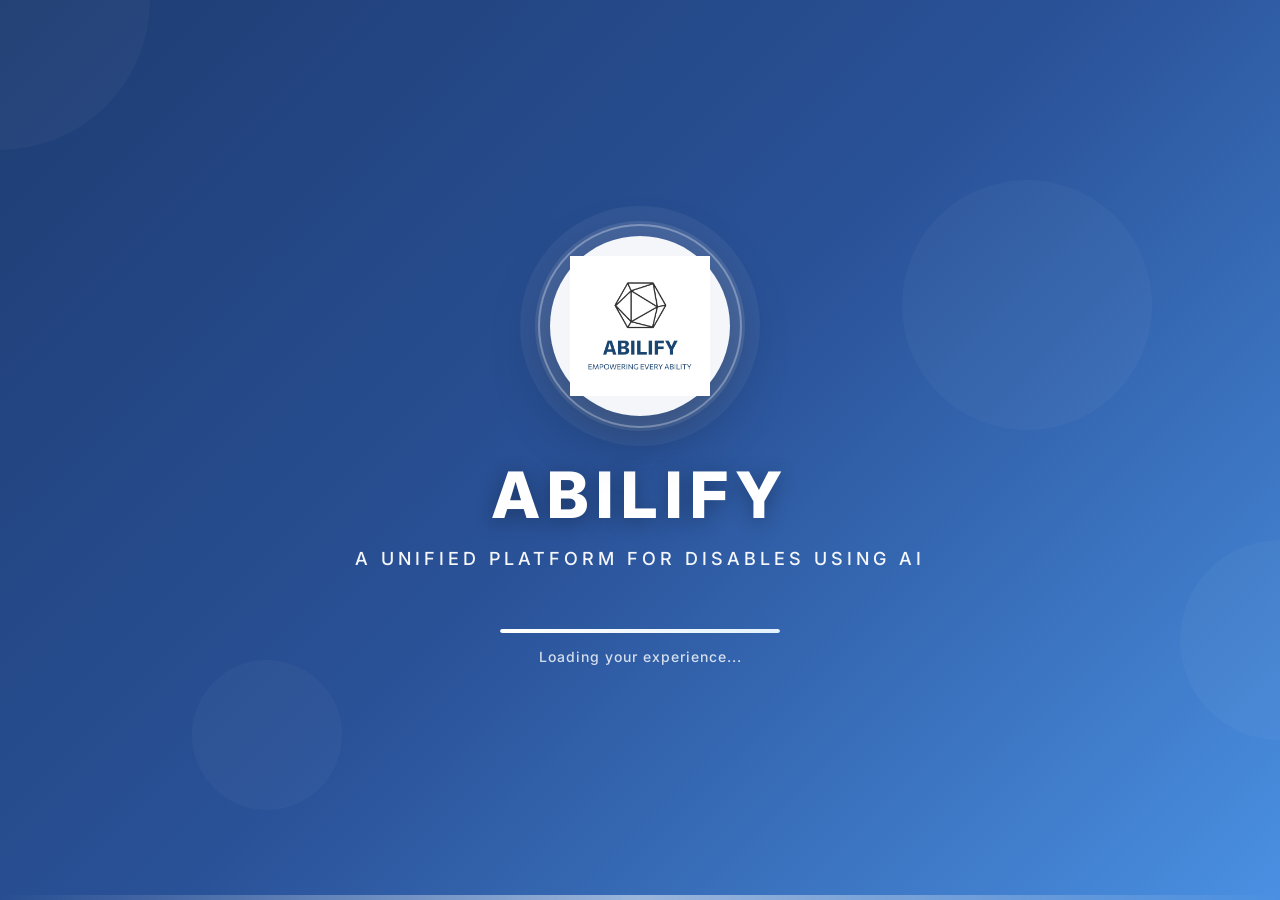
<file: index.html>
<!DOCTYPE html>
<html lang="en">
<head>
    <meta charset="UTF-8">
    <meta name="viewport" content="width=device-width, initial-scale=1.0">
    <title>Abilify - Empowering Every Ability</title>
    
    <!-- Google Fonts -->
    <link href="https://fonts.googleapis.com/css2?family=Inter:wght@400;500;600;700;800&display=swap" rel="stylesheet">
    
    <!-- Custom Splash CSS -->
    <link rel="stylesheet" href="css/splash.css">
</head>
<body>
    
    <div class="splash-container">
        <!-- Animated Background Elements -->
        <div class="background-shapes">
            <div class="shape shape-1"></div>
            <div class="shape shape-2"></div>
            <div class="shape shape-3"></div>
            <div class="shape shape-4"></div>
        </div>
        
        <!-- Main Content -->
        <div class="splash-content">
            <!-- Logo Container with Animation -->
            <div class="logo-wrapper">
                <div class="logo-circle">
                    <img src="assets/abilify-logo.png" alt="Abilify Logo" class="logo-image">
                </div>
            </div>
            
            <!-- Brand Name -->
            <h1 class="brand-name">ABILIFY</h1>
            
            <!-- Tagline -->
            <p class="tagline">A UNIFIED PLATFORM FOR DISABLES USING AI</p>
            
            <!-- Loading Animation -->
            <div class="loading-container">
                <div class="loading-bar">
                    <div class="loading-progress"></div>
                </div>
                <p class="loading-text">Loading your experience...</p>
            </div>
        </div>
        
        <!-- Bottom Decorative Line -->
        <div class="bottom-decoration"></div>
    </div>

    <!-- JavaScript for Auto-Redirect -->
    <script src="js/splash.js"></script>
</body>
</html>
</file>
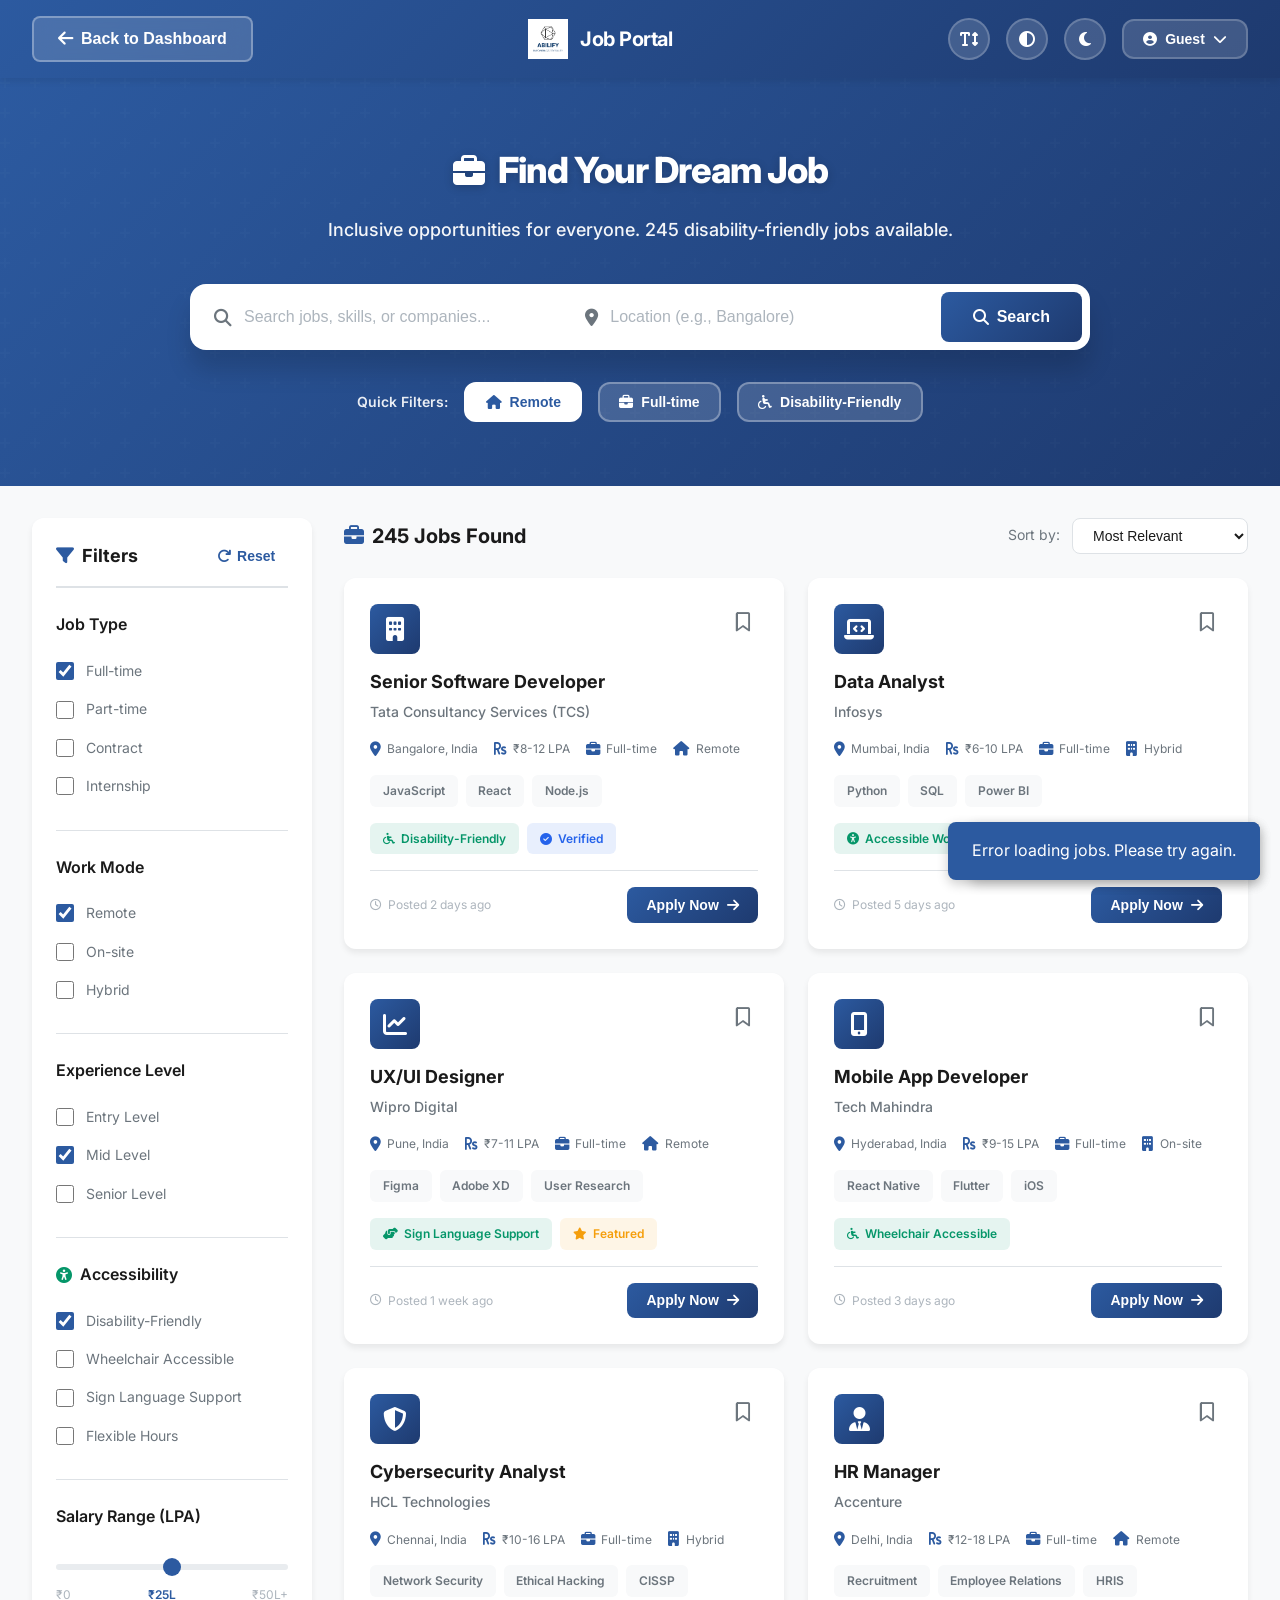
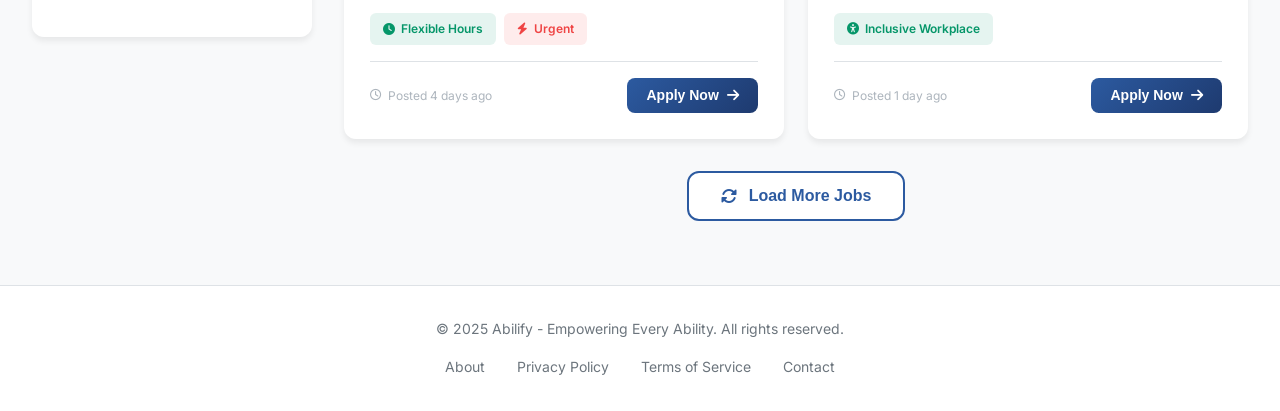
<file: pages/job-portal.html>
<!DOCTYPE html>
<html lang="en">
<head>
    <meta charset="UTF-8">
    <meta name="viewport" content="width=device-width, initial-scale=1.0">
    <title>Inclusive Job Portal - Abilify</title>
    
    <!-- Font Awesome Icons -->
    <link rel="stylesheet" href="https://cdnjs.cloudflare.com/ajax/libs/font-awesome/6.4.0/css/all.min.css">
    
    <!-- Google Fonts -->
    <link href="https://fonts.googleapis.com/css2?family=Inter:wght@400;500;600;700;800&display=swap" rel="stylesheet">
    
    <!-- Custom CSS -->
    <link rel="stylesheet" href="../css/job-portal.css">
</head>
<body class="light-mode">

    <!-- Top Header -->
    <header class="job-portal-header">
        <div class="header-content">
            <!-- Back Button -->
            <button class="back-btn" onclick="goBackToDashboard()" aria-label="Back to Dashboard">
                <i class="fas fa-arrow-left"></i>
                <span>Back to Dashboard</span>
            </button>
            
            <!-- Logo -->
            <div class="header-logo">
                <img src="../assets/abilify-logo.png" alt="Abilify Logo">
                <span>Job Portal</span>
            </div>
            
            <!-- Header Right Actions -->
            <div class="header-actions">
                <!-- Accessibility Tools -->
                <button class="icon-btn" onclick="toggleFontSize()" aria-label="Adjust Font Size" title="Font Size">
                    <i class="fas fa-text-height"></i>
                </button>
                
                <button class="icon-btn" onclick="toggleContrast()" aria-label="High Contrast" title="High Contrast">
                    <i class="fas fa-adjust"></i>
                </button>
                
                <!-- Dark Mode Toggle -->
                <button class="icon-btn" id="themeToggle" onclick="toggleTheme()" aria-label="Toggle Dark Mode" title="Dark Mode">
                    <i class="fas fa-moon"></i>
                </button>
                
                <!-- User Menu -->
                <div class="user-menu">
                    <button class="user-btn" onclick="toggleUserMenu()" aria-label="User Menu">
                        <i class="fas fa-user-circle"></i>
                        <span id="userName">Guest</span>
                        <i class="fas fa-chevron-down"></i>
                    </button>
                    <div class="user-dropdown" id="userDropdown">
                        <a href="#" onclick="goToProfile()"><i class="fas fa-user"></i> Profile</a>
                        <a href="#" onclick="goToSavedJobs()"><i class="fas fa-bookmark"></i> Saved Jobs</a>
                        <a href="dashboard.html"><i class="fas fa-home"></i> Dashboard</a>
                    </div>
                </div>
            </div>
        </div>
    </header>

    <!-- Hero Search Section -->
    <section class="hero-section">
        <div class="hero-content">
            <h1 class="hero-title">
                <i class="fas fa-briefcase"></i> Find Your Dream Job
            </h1>
            <p class="hero-subtitle">Inclusive opportunities for everyone. 245 disability-friendly jobs available.</p>
            
            <!-- Search Bar -->
            <div class="search-container">
                <div class="search-input-group">
                    <i class="fas fa-search"></i>
                    <input 
                        type="text" 
                        id="searchInput" 
                        placeholder="Search jobs, skills, or companies..." 
                        aria-label="Search jobs"
                    >
                </div>
                
                <div class="location-input-group">
                    <i class="fas fa-map-marker-alt"></i>
                    <input 
                        type="text" 
                        id="locationInput" 
                        placeholder="Location (e.g., Bangalore)" 
                        aria-label="Location"
                    >
                </div>
                
                <button class="search-btn" onclick="searchJobs()" aria-label="Search">
                    <i class="fas fa-search"></i>
                    <span>Search</span>
                </button>
            </div>
            
            <!-- Quick Filters -->
            <div class="quick-filters">
                <span class="filter-label">Quick Filters:</span>
                <button class="quick-filter-btn active" onclick="filterRemote()">
                    <i class="fas fa-home"></i> Remote
                </button>
                <button class="quick-filter-btn" onclick="filterFullTime()">
                    <i class="fas fa-briefcase"></i> Full-time
                </button>
                <button class="quick-filter-btn" onclick="filterAccessible()">
                    <i class="fas fa-wheelchair"></i> Disability-Friendly
                </button>
            </div>
        </div>
    </section>

    <!-- Main Content -->
    <main class="main-content">
        <div class="content-wrapper">
            
            <!-- Sidebar Filters -->
            <aside class="filters-sidebar" id="filtersSidebar">
                <div class="sidebar-header">
                    <h2><i class="fas fa-filter"></i> Filters</h2>
                    <button class="reset-btn" onclick="resetFilters()">
                        <i class="fas fa-redo"></i> Reset
                    </button>
                </div>
                
                <!-- Job Type Filter -->
                <div class="filter-group">
                    <h3>Job Type</h3>
                    <label class="checkbox-label" for="fullTime">
                        <input type="checkbox" id="fullTime" checked> Full-time
                    </label>
                    <label class="checkbox-label" for="partTime">
                        <input type="checkbox" id="partTime"> Part-time
                    </label>
                    <label class="checkbox-label" for="contract">
                        <input type="checkbox" id="contract"> Contract
                    </label>
                    <label class="checkbox-label" for="internship">
                        <input type="checkbox" id="internship"> Internship
                    </label>
                </div>
                
                <!-- Work Mode Filter -->
                <div class="filter-group">
                    <h3>Work Mode</h3>
                    <label class="checkbox-label" for="remote">
                        <input type="checkbox" id="remote" checked> Remote
                    </label>
                    <label class="checkbox-label" for="onsite">
                        <input type="checkbox" id="onsite"> On-site
                    </label>
                    <label class="checkbox-label" for="hybrid">
                        <input type="checkbox" id="hybrid"> Hybrid
                    </label>
                </div>
                
                <!-- Experience Level -->
                <div class="filter-group">
                    <h3>Experience Level</h3>
                    <label class="checkbox-label" for="entryLevel">
                        <input type="checkbox" id="entryLevel"> Entry Level
                    </label>
                    <label class="checkbox-label" for="midLevel">
                        <input type="checkbox" id="midLevel" checked> Mid Level
                    </label>
                    <label class="checkbox-label" for="seniorLevel">
                        <input type="checkbox" id="seniorLevel"> Senior Level
                    </label>
                </div>
                
                <!-- Accessibility Features -->
                <div class="filter-group accessibility-group">
                    <h3><i class="fas fa-universal-access"></i> Accessibility</h3>
                    <label class="checkbox-label" for="disabilityFriendly">
                        <input type="checkbox" id="disabilityFriendly" checked> Disability-Friendly
                    </label>
                    <label class="checkbox-label" for="wheelchairAccessible">
                        <input type="checkbox" id="wheelchairAccessible"> Wheelchair Accessible
                    </label>
                    <label class="checkbox-label" for="signLanguage">
                        <input type="checkbox" id="signLanguage"> Sign Language Support
                    </label>
                    <label class="checkbox-label" for="flexibleHours">
                        <input type="checkbox" id="flexibleHours"> Flexible Hours
                    </label>
                </div>
                
                <!-- Salary Range -->
                <div class="filter-group">
                    <h3>Salary Range (LPA)</h3>
                    <div class="salary-range">
                        <input type="range" id="salaryRange" min="0" max="50" value="25" step="1" aria-label="Salary Range">
                        <div class="salary-labels">
                            <span>₹0</span>
                            <span id="salaryValue">₹25L</span>
                            <span>₹50L+</span>
                        </div>
                    </div>
                </div>
            </aside>

            <!-- Job Listings -->
            <section class="jobs-section">
                <div class="jobs-header">
                    <h2 class="results-count">
                        <i class="fas fa-briefcase"></i> 245 Jobs Found
                    </h2>
                    
                    <div class="sort-controls">
                        <label for="sortBy">Sort by:</label>
                        <select id="sortBy" onchange="sortJobs()">
                            <option value="relevant">Most Relevant</option>
                            <option value="latest">Latest</option>
                            <option value="salary-high">Salary: High to Low</option>
                            <option value="salary-low">Salary: Low to High</option>
                        </select>
                    </div>
                    
                    <button class="toggle-filters-btn" onclick="toggleFilters()">
                        <i class="fas fa-sliders-h"></i> Filters
                    </button>
                </div>

                <!-- Job Cards Grid -->
                <div class="jobs-grid" id="jobsGrid">
                    
                    <!-- Job Card 1 -->
                    <div class="job-card" onclick="openJobDetails(1)">
                        <div class="job-card-header">
                            <div class="company-logo">
                                <i class="fas fa-building"></i>
                            </div>
                            <div class="job-save">
                                <button class="save-btn" onclick="event.stopPropagation(); toggleSave(1)" aria-label="Save Job">
                                    <i class="far fa-bookmark"></i>
                                </button>
                            </div>
                        </div>
                        
                        <h3 class="job-title">Senior Software Developer</h3>
                        <p class="company-name">Tata Consultancy Services (TCS)</p>
                        
                        <div class="job-meta">
                            <span class="meta-item">
                                <i class="fas fa-map-marker-alt"></i> Bangalore, India
                            </span>
                            <span class="meta-item">
                                <i class="fas fa-rupee-sign"></i> ₹8-12 LPA
                            </span>
                            <span class="meta-item">
                                <i class="fas fa-briefcase"></i> Full-time
                            </span>
                            <span class="meta-item">
                                <i class="fas fa-home"></i> Remote
                            </span>
                        </div>
                        
                        <div class="job-tags">
                            <span class="tag">JavaScript</span>
                            <span class="tag">React</span>
                            <span class="tag">Node.js</span>
                        </div>
                        
                        <div class="job-badges">
                            <span class="badge badge-accessible">
                                <i class="fas fa-wheelchair"></i> Disability-Friendly
                            </span>
                            <span class="badge badge-verified">
                                <i class="fas fa-check-circle"></i> Verified
                            </span>
                        </div>
                        
                        <div class="job-footer">
                            <span class="posted-time">
                                <i class="far fa-clock"></i> Posted 2 days ago
                            </span>
                            <button class="apply-btn-small" onclick="event.stopPropagation(); applyNow(1)">
                                Apply Now <i class="fas fa-arrow-right"></i>
                            </button>
                        </div>
                    </div>

                    <!-- Job Card 2 -->
                    <div class="job-card" onclick="openJobDetails(2)">
                        <div class="job-card-header">
                            <div class="company-logo">
                                <i class="fas fa-laptop-code"></i>
                            </div>
                            <div class="job-save">
                                <button class="save-btn" onclick="event.stopPropagation(); toggleSave(2)" aria-label="Save Job">
                                    <i class="far fa-bookmark"></i>
                                </button>
                            </div>
                        </div>
                        
                        <h3 class="job-title">Data Analyst</h3>
                        <p class="company-name">Infosys</p>
                        
                        <div class="job-meta">
                            <span class="meta-item">
                                <i class="fas fa-map-marker-alt"></i> Mumbai, India
                            </span>
                            <span class="meta-item">
                                <i class="fas fa-rupee-sign"></i> ₹6-10 LPA
                            </span>
                            <span class="meta-item">
                                <i class="fas fa-briefcase"></i> Full-time
                            </span>
                            <span class="meta-item">
                                <i class="fas fa-building"></i> Hybrid
                            </span>
                        </div>
                        
                        <div class="job-tags">
                            <span class="tag">Python</span>
                            <span class="tag">SQL</span>
                            <span class="tag">Power BI</span>
                        </div>
                        
                        <div class="job-badges">
                            <span class="badge badge-accessible">
                                <i class="fas fa-universal-access"></i> Accessible Workplace
                            </span>
                        </div>
                        
                        <div class="job-footer">
                            <span class="posted-time">
                                <i class="far fa-clock"></i> Posted 5 days ago
                            </span>
                            <button class="apply-btn-small" onclick="event.stopPropagation(); applyNow(2)">
                                Apply Now <i class="fas fa-arrow-right"></i>
                            </button>
                        </div>
                    </div>

                    <!-- Job Card 3 -->
                    <div class="job-card" onclick="openJobDetails(3)">
                        <div class="job-card-header">
                            <div class="company-logo">
                                <i class="fas fa-chart-line"></i>
                            </div>
                            <div class="job-save">
                                <button class="save-btn" onclick="event.stopPropagation(); toggleSave(3)" aria-label="Save Job">
                                    <i class="far fa-bookmark"></i>
                                </button>
                            </div>
                        </div>
                        
                        <h3 class="job-title">UX/UI Designer</h3>
                        <p class="company-name">Wipro Digital</p>
                        
                        <div class="job-meta">
                            <span class="meta-item">
                                <i class="fas fa-map-marker-alt"></i> Pune, India
                            </span>
                            <span class="meta-item">
                                <i class="fas fa-rupee-sign"></i> ₹7-11 LPA
                            </span>
                            <span class="meta-item">
                                <i class="fas fa-briefcase"></i> Full-time
                            </span>
                            <span class="meta-item">
                                <i class="fas fa-home"></i> Remote
                            </span>
                        </div>
                        
                        <div class="job-tags">
                            <span class="tag">Figma</span>
                            <span class="tag">Adobe XD</span>
                            <span class="tag">User Research</span>
                        </div>
                        
                        <div class="job-badges">
                            <span class="badge badge-accessible">
                                <i class="fas fa-hands-helping"></i> Sign Language Support
                            </span>
                            <span class="badge badge-featured">
                                <i class="fas fa-star"></i> Featured
                            </span>
                        </div>
                        
                        <div class="job-footer">
                            <span class="posted-time">
                                <i class="far fa-clock"></i> Posted 1 week ago
                            </span>
                            <button class="apply-btn-small" onclick="event.stopPropagation(); applyNow(3)">
                                Apply Now <i class="fas fa-arrow-right"></i>
                            </button>
                        </div>
                    </div>

                    <!-- Job Card 4 -->
                    <div class="job-card" onclick="openJobDetails(4)">
                        <div class="job-card-header">
                            <div class="company-logo">
                                <i class="fas fa-mobile-alt"></i>
                            </div>
                            <div class="job-save">
                                <button class="save-btn" onclick="event.stopPropagation(); toggleSave(4)" aria-label="Save Job">
                                    <i class="far fa-bookmark"></i>
                                </button>
                            </div>
                        </div>
                        
                        <h3 class="job-title">Mobile App Developer</h3>
                        <p class="company-name">Tech Mahindra</p>
                        
                        <div class="job-meta">
                            <span class="meta-item">
                                <i class="fas fa-map-marker-alt"></i> Hyderabad, India
                            </span>
                            <span class="meta-item">
                                <i class="fas fa-rupee-sign"></i> ₹9-15 LPA
                            </span>
                            <span class="meta-item">
                                <i class="fas fa-briefcase"></i> Full-time
                            </span>
                            <span class="meta-item">
                                <i class="fas fa-building"></i> On-site
                            </span>
                        </div>
                        
                        <div class="job-tags">
                            <span class="tag">React Native</span>
                            <span class="tag">Flutter</span>
                            <span class="tag">iOS</span>
                        </div>
                        
                        <div class="job-badges">
                            <span class="badge badge-accessible">
                                <i class="fas fa-wheelchair"></i> Wheelchair Accessible
                            </span>
                        </div>
                        
                        <div class="job-footer">
                            <span class="posted-time">
                                <i class="far fa-clock"></i> Posted 3 days ago
                            </span>
                            <button class="apply-btn-small" onclick="event.stopPropagation(); applyNow(4)">
                                Apply Now <i class="fas fa-arrow-right"></i>
                            </button>
                        </div>
                    </div>

                    <!-- Job Card 5 -->
                    <div class="job-card" onclick="openJobDetails(5)">
                        <div class="job-card-header">
                            <div class="company-logo">
                                <i class="fas fa-shield-alt"></i>
                            </div>
                            <div class="job-save">
                                <button class="save-btn" onclick="event.stopPropagation(); toggleSave(5)" aria-label="Save Job">
                                    <i class="far fa-bookmark"></i>
                                </button>
                            </div>
                        </div>
                        
                        <h3 class="job-title">Cybersecurity Analyst</h3>
                        <p class="company-name">HCL Technologies</p>
                        
                        <div class="job-meta">
                            <span class="meta-item">
                                <i class="fas fa-map-marker-alt"></i> Chennai, India
                            </span>
                            <span class="meta-item">
                                <i class="fas fa-rupee-sign"></i> ₹10-16 LPA
                            </span>
                            <span class="meta-item">
                                <i class="fas fa-briefcase"></i> Full-time
                            </span>
                            <span class="meta-item">
                                <i class="fas fa-building"></i> Hybrid
                            </span>
                        </div>
                        
                        <div class="job-tags">
                            <span class="tag">Network Security</span>
                            <span class="tag">Ethical Hacking</span>
                            <span class="tag">CISSP</span>
                        </div>
                        
                        <div class="job-badges">
                            <span class="badge badge-accessible">
                                <i class="fas fa-clock"></i> Flexible Hours
                            </span>
                            <span class="badge badge-urgent">
                                <i class="fas fa-bolt"></i> Urgent
                            </span>
                        </div>
                        
                        <div class="job-footer">
                            <span class="posted-time">
                                <i class="far fa-clock"></i> Posted 4 days ago
                            </span>
                            <button class="apply-btn-small" onclick="event.stopPropagation(); applyNow(5)">
                                Apply Now <i class="fas fa-arrow-right"></i>
                            </button>
                        </div>
                    </div>

                    <!-- Job Card 6 -->
                    <div class="job-card" onclick="openJobDetails(6)">
                        <div class="job-card-header">
                            <div class="company-logo">
                                <i class="fas fa-user-tie"></i>
                            </div>
                            <div class="job-save">
                                <button class="save-btn" onclick="event.stopPropagation(); toggleSave(6)" aria-label="Save Job">
                                    <i class="far fa-bookmark"></i>
                                </button>
                            </div>
                        </div>
                        
                        <h3 class="job-title">HR Manager</h3>
                        <p class="company-name">Accenture</p>
                        
                        <div class="job-meta">
                            <span class="meta-item">
                                <i class="fas fa-map-marker-alt"></i> Delhi, India
                            </span>
                            <span class="meta-item">
                                <i class="fas fa-rupee-sign"></i> ₹12-18 LPA
                            </span>
                            <span class="meta-item">
                                <i class="fas fa-briefcase"></i> Full-time
                            </span>
                            <span class="meta-item">
                                <i class="fas fa-home"></i> Remote
                            </span>
                        </div>
                        
                        <div class="job-tags">
                            <span class="tag">Recruitment</span>
                            <span class="tag">Employee Relations</span>
                            <span class="tag">HRIS</span>
                        </div>
                        
                        <div class="job-badges">
                            <span class="badge badge-accessible">
                                <i class="fas fa-universal-access"></i> Inclusive Workplace
                            </span>
                        </div>
                        
                        <div class="job-footer">
                            <span class="posted-time">
                                <i class="far fa-clock"></i> Posted 1 day ago
                            </span>
                            <button class="apply-btn-small" onclick="event.stopPropagation(); applyNow(6)">
                                Apply Now <i class="fas fa-arrow-right"></i>
                            </button>
                        </div>
                    </div>

                </div>

                <!-- Load More Button -->
                <div class="load-more-container">
                    <button class="load-more-btn" onclick="loadMoreJobs()">
                        <i class="fas fa-sync-alt"></i> Load More Jobs
                    </button>
                </div>
            </section>

        </div>
    </main>

    <!-- Job Details Modal -->
    <div class="modal-overlay" id="jobDetailsModal">
        <div class="modal-content job-details-modal">
            <button class="modal-close" onclick="closeJobDetails()" aria-label="Close">
                <i class="fas fa-times"></i>
            </button>
            
            <div class="modal-body">
                <div class="job-details-header">
                    <div class="company-logo-large">
                        <i class="fas fa-building"></i>
                    </div>
                    <div>
                        <h2 id="modalJobTitle">Senior Software Developer</h2>
                        <p id="modalCompanyName">Tata Consultancy Services (TCS)</p>
                        <div class="job-meta">
                            <span class="meta-item">
                                <i class="fas fa-map-marker-alt"></i> <span id="modalLocation">Bangalore, India</span>
                            </span>
                            <span class="meta-item">
                                <i class="fas fa-rupee-sign"></i> <span id="modalSalary">₹8-12 LPA</span>
                            </span>
                        </div>
                    </div>
                    <div class="header-actions">
                        <button class="save-btn-large" onclick="toggleSaveModal()">
                            <i class="far fa-bookmark"></i> Save
                        </button>
                        <button class="apply-btn-large" onclick="applyFromModal()">
                            <i class="fas fa-paper-plane"></i> Apply Now
                        </button>
                    </div>
                </div>
                
                <div class="job-details-content">
                    <section class="details-section">
                        <h3><i class="fas fa-info-circle"></i> Job Description</h3>
                        <p id="modalDescription">
                            We are looking for a talented Senior Software Developer to join our team. 
                            You will be responsible for developing and maintaining high-quality software solutions.
                        </p>
                    </section>
                    
                    <section class="details-section">
                        <h3><i class="fas fa-clipboard-list"></i> Key Responsibilities</h3>
                        <ul id="modalResponsibilities">
                            <li>Design, develop, and test software applications</li>
                            <li>Collaborate with cross-functional teams</li>
                            <li>Write clean, maintainable code</li>
                            <li>Participate in code reviews</li>
                        </ul>
                    </section>
                    
                    <section class="details-section">
                        <h3><i class="fas fa-graduation-cap"></i> Requirements</h3>
                        <ul id="modalRequirements">
                            <li>5+ years of software development experience</li>
                            <li>Proficiency in JavaScript, React, and Node.js</li>
                            <li>Strong problem-solving skills</li>
                            <li>Excellent communication abilities</li>
                        </ul>
                    </section>
                    
                    <section class="details-section">
                        <h3><i class="fas fa-gift"></i> Benefits</h3>
                        <ul id="modalBenefits">
                            <li>Competitive salary package</li>
                            <li>Health insurance</li>
                            <li>Flexible work hours</li>
                            <li>Work from home options</li>
                            <li>Professional development opportunities</li>
                        </ul>
                    </section>
                    
                    <section class="details-section accessibility-features">
                        <h3><i class="fas fa-universal-access"></i> Accessibility Features</h3>
                        <div class="accessibility-badges">
                            <span class="badge badge-large badge-accessible">
                                <i class="fas fa-wheelchair"></i> Wheelchair Accessible Office
                            </span>
                            <span class="badge badge-large badge-accessible">
                                <i class="fas fa-hands-helping"></i> Sign Language Support Available
                            </span>
                            <span class="badge badge-large badge-accessible">
                                <i class="fas fa-clock"></i> Flexible Work Hours
                            </span>
                            <span class="badge badge-large badge-accessible">
                                <i class="fas fa-home"></i> Remote Work Option
                            </span>
                        </div>
                    </section>
                </div>
            </div>
        </div>
    </div>

    <!-- Footer -->
    <footer class="job-portal-footer">
        <div class="footer-content">
            <p>&copy; 2025 Abilify - Empowering Every Ability. All rights reserved.</p>
            <div class="footer-links">
                <a href="#">About</a>
                <a href="#">Privacy Policy</a>
                <a href="#">Terms of Service</a>
                <a href="#">Contact</a>
            </div>
        </div>
    </footer>

    <!-- Custom JavaScript -->
    <script src="../js/job-portal.js"></script>

</body>
</html>
</file>
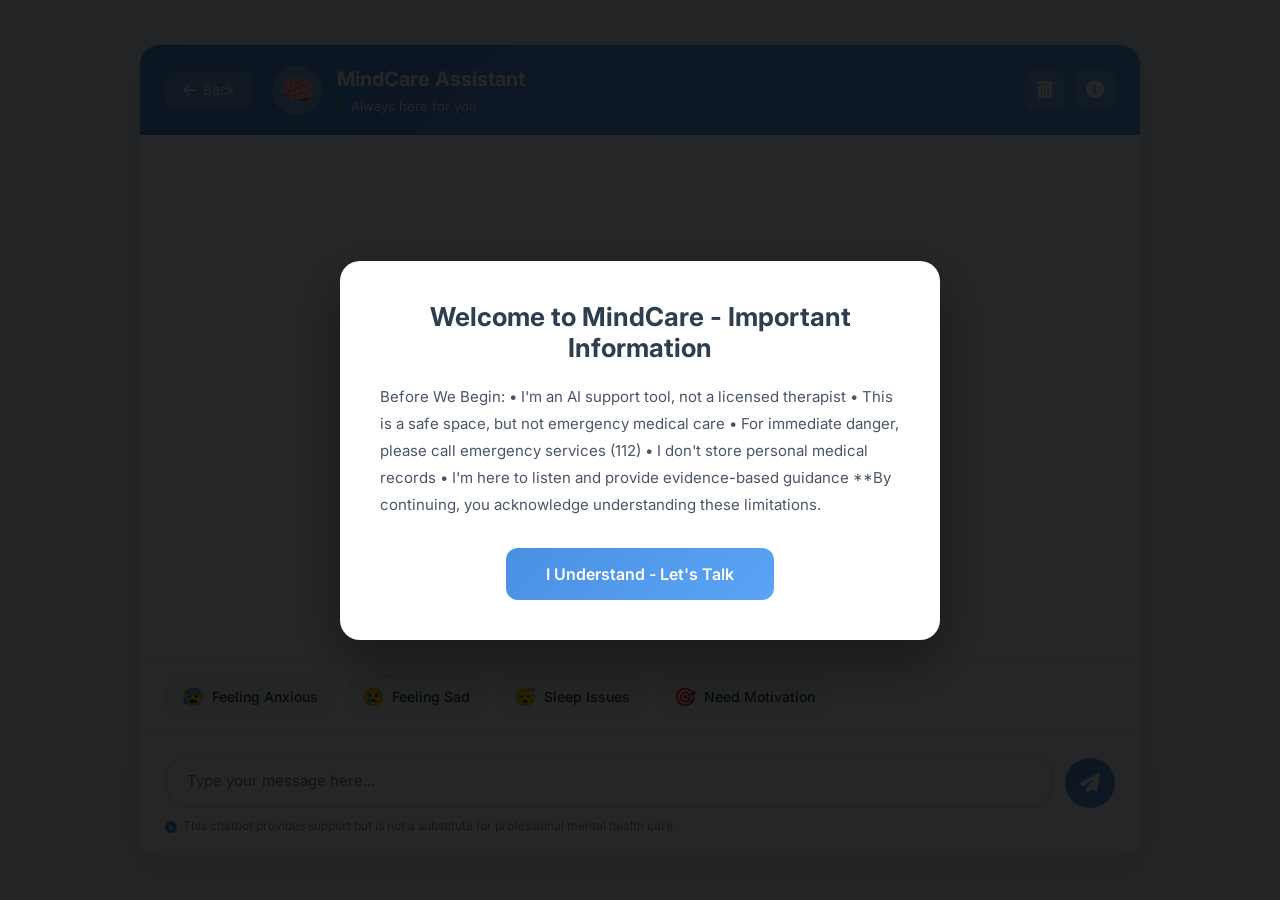
<file: pages/mental-health.html>
<!DOCTYPE html>
<html lang="en">
<head>
    <meta charset="UTF-8">
    <meta name="viewport" content="width=device-width, initial-scale=1.0">
    <title>Mental Health Support - Abilify</title>
    
    <!-- Google Fonts -->
    <link href="https://fonts.googleapis.com/css2?family=Inter:wght@400;500;600;700&display=swap" rel="stylesheet">
    
    <!-- Font Awesome Icons -->
    <link rel="stylesheet" href="https://cdnjs.cloudflare.com/ajax/libs/font-awesome/6.4.0/css/all.min.css">
    
    <!-- Custom Chatbot CSS -->
    <link rel="stylesheet" href="../css/chatbot.css">
</head>
<body>

    <!-- Main Chatbot Container -->
    <div class="chatbot-container">
        
        <!-- ========== HEADER ========== -->
        <header class="chat-header">
            <div class="header-left">
                <button class="back-btn" onclick="window.location.href='dashboard.html'" aria-label="Back to Dashboard">
                    <i class="fas fa-arrow-left"></i>
                    <span>Back</span>
                </button>
                
                <div class="bot-info">
                    <div class="bot-avatar">
                        <span class="bot-emoji">🧠</span>
                    </div>
                    <div class="bot-details">
                        <h2 class="bot-name">MindCare Assistant</h2>
                        <p class="bot-status">
                            <span class="status-dot"></span>
                            Always here for you
                        </p>
                    </div>
                </div>
            </div>
            
            <div class="header-actions">
                <button class="icon-btn" id="clearChatBtn" title="Clear conversation" aria-label="Clear Chat">
                    <i class="fas fa-trash-alt"></i>
                </button>
                <button class="icon-btn" id="infoBtn" title="About this chatbot" aria-label="Information">
                    <i class="fas fa-info-circle"></i>
                </button>
            </div>
        </header>

        <!-- ========== CHAT MESSAGES AREA ========== -->
        <div class="chat-messages" id="chatMessages">
            <!-- Messages will be dynamically added here by JavaScript -->
            <!-- Initial welcome message removed - chatbot.js will handle it -->
        </div>

        <!-- ========== QUICK ACTION BUTTONS ========== -->
        <div class="quick-actions" id="quickActions">
            <button class="quick-btn" data-message="I'm feeling anxious">
                <span class="quick-icon">😰</span>
                <span class="quick-text">Feeling Anxious</span>
            </button>
            <button class="quick-btn" data-message="I'm feeling sad">
                <span class="quick-icon">😢</span>
                <span class="quick-text">Feeling Sad</span>
            </button>
            <button class="quick-btn" data-message="I can't sleep">
                <span class="quick-icon">😴</span>
                <span class="quick-text">Sleep Issues</span>
            </button>
            <button class="quick-btn" data-message="I need motivation">
                <span class="quick-icon">🎯</span>
                <span class="quick-text">Need Motivation</span>
            </button>
        </div>

        <!-- ========== INPUT AREA ========== -->
        <div class="chat-input-container">
            <div class="chat-input-wrapper">
                <textarea 
                    id="userInput" 
                    class="chat-input" 
                    placeholder="Type your message here..."
                    rows="1"
                    maxlength="500"
                    aria-label="Type your message"
                ></textarea>
                <button class="send-btn" id="sendButton" aria-label="Send Message">
                    <i class="fas fa-paper-plane"></i>
                </button>
            </div>
            <p class="disclaimer">
                <i class="fas fa-info-circle"></i>
                This chatbot provides support but is not a substitute for professional mental health care.
            </p>
        </div>

    </div>

    <!-- ========== EMERGENCY CRISIS MODAL ========== -->
    <div class="emergency-overlay" id="emergencyOverlay" style="display: none;">
        <div class="emergency-modal">
            <div class="emergency-header">
                <span class="emergency-icon">🚨</span>
                <h2>Immediate Help Available</h2>
            </div>
            
            <div class="emergency-content">
                <p class="emergency-message">
                    <strong>If you're in crisis or thinking of hurting yourself, please reach out immediately:</strong>
                </p>
                
                <div class="helpline-list">
                    <a href="tel:9152987821" class="helpline-item">
                        <span class="helpline-icon"><i class="fas fa-phone"></i></span>
                        <div class="helpline-info">
                            <strong>iCall (24/7 Free)</strong>
                            <p>9152987821</p>
                        </div>
                    </a>
                    
                    <a href="tel:9820466726" class="helpline-item">
                        <span class="helpline-icon"><i class="fas fa-phone"></i></span>
                        <div class="helpline-info">
                            <strong>AASRA (24/7)</strong>
                            <p>9820466726</p>
                        </div>
                    </a>
                    
                    <a href="tel:08046110007" class="helpline-item">
                        <span class="helpline-icon"><i class="fas fa-phone"></i></span>
                        <div class="helpline-info">
                            <strong>NIMHANS Helpline</strong>
                            <p>080-46110007</p>
                        </div>
                    </a>
                    
                    <a href="tel:112" class="helpline-item emergency-112">
                        <span class="helpline-icon"><i class="fas fa-ambulance"></i></span>
                        <div class="helpline-info">
                            <strong>Emergency Services</strong>
                            <p>112</p>
                        </div>
                    </a>
                </div>
                
                <p class="emergency-note">
                    <i class="fas fa-heart"></i>
                    Your life matters. Help is available right now.
                </p>
            </div>
            
            <button class="close-emergency-btn" id="closeEmergencyBtn">
                Continue Chat
            </button>
        </div>
    </div>

    <!-- ========== INFO MODAL ========== -->
    <div class="info-overlay" id="infoOverlay" style="display: none;">
        <div class="info-modal">
            <button class="close-modal-btn" id="closeInfoBtn" aria-label="Close">
                <i class="fas fa-times"></i>
            </button>
            
            <div class="info-header">
                <i class="fas fa-brain"></i>
                <h2>About MindCare</h2>
            </div>
            
            <div class="info-content">
                <p><strong>MindCare</strong> is an AI-powered mental health support chatbot designed to provide immediate, compassionate support for mental well-being.</p>
                
                <h3><i class="fas fa-shield-alt"></i> What We Offer:</h3>
                <ul>
                    <li>24/7 emotional support and guidance</li>
                    <li>Evidence-based coping techniques</li>
                    <li>Crisis intervention resources</li>
                    <li>Confidential, judgment-free space</li>
                </ul>
                
                <h3><i class="fas fa-exclamation-triangle"></i> Important:</h3>
                <ul>
                    <li>This chatbot is NOT a replacement for professional help</li>
                    <li>For emergencies, call helplines immediately</li>
                    <li>Conversations are not stored permanently</li>
                </ul>
                
                <div class="info-footer">
                    <p><i class="fas fa-heart"></i> Part of <strong>Abilify</strong> - Empowering Every Ability</p>
                </div>
            </div>
        </div>
    </div>

    <!-- ========== MAIN CHATBOT BRAIN ========== -->
    <script src="../js/chatbot.js"></script>

    <!-- ========== UI INTEGRATION HANDLERS ========== -->
    <script>
        // Wait for DOM to be fully loaded
        document.addEventListener('DOMContentLoaded', function() {
            
            // Clear chat button handler
            const clearChatBtn = document.getElementById('clearChatBtn');
            if (clearChatBtn) {
                clearChatBtn.addEventListener('click', function() {
                    if (confirm('Are you sure you want to clear the conversation?')) {
                        if (typeof clearChatHistory === 'function') {
                            clearChatHistory();
                        } else {
                            console.error('clearChatHistory function not found');
                        }
                    }
                });
            }

            // Info button handler
            const infoBtn = document.getElementById('infoBtn');
            const infoOverlay = document.getElementById('infoOverlay');
            if (infoBtn && infoOverlay) {
                infoBtn.addEventListener('click', function() {
                    infoOverlay.style.display = 'flex';
                });
            }

            // Close info modal
            const closeInfoBtn = document.getElementById('closeInfoBtn');
            if (closeInfoBtn && infoOverlay) {
                closeInfoBtn.addEventListener('click', function() {
                    infoOverlay.style.display = 'none';
                });
            }

            // Close emergency modal
            const closeEmergencyBtn = document.getElementById('closeEmergencyBtn');
            const emergencyOverlay = document.getElementById('emergencyOverlay');
            if (closeEmergencyBtn && emergencyOverlay) {
                closeEmergencyBtn.addEventListener('click', function() {
                    emergencyOverlay.style.display = 'none';
                });
            }

            // Quick action buttons
            const quickBtns = document.querySelectorAll('.quick-btn');
            const userInput = document.getElementById('userInput');
            
            quickBtns.forEach(btn => {
                btn.addEventListener('click', function() {
                    const message = this.getAttribute('data-message');
                    if (userInput) {
                        userInput.value = message;
                        // Trigger send
                        if (typeof handleSendMessage === 'function') {
                            handleSendMessage();
                        } else {
                            console.error('handleSendMessage function not found');
                        }
                    }
                });
            });

            // Close modals when clicking outside
            if (infoOverlay) {
                infoOverlay.addEventListener('click', function(e) {
                    if (e.target === infoOverlay) {
                        infoOverlay.style.display = 'none';
                    }
                });
            }

            if (emergencyOverlay) {
                emergencyOverlay.addEventListener('click', function(e) {
                    if (e.target === emergencyOverlay) {
                        // Don't allow closing emergency overlay by clicking outside
                        // User must click "Continue Chat" button
                    }
                });
            }

            // Keyboard shortcut: Escape to close info modal
            document.addEventListener('keydown', function(e) {
                if (e.key === 'Escape') {
                    if (infoOverlay && infoOverlay.style.display === 'flex') {
                        infoOverlay.style.display = 'none';
                    }
                }
            });

            console.log('✅ UI handlers initialized successfully');
        });
    </script>

</body>
</html>
</file>
<file: css/splash.css>
/* Reset and Base Styles */
* {
    margin: 0;
    padding: 0;
    box-sizing: border-box;
}

body {
    font-family: 'Inter', sans-serif;
    overflow: hidden;
    background: #ffffff;
}

/* Splash Container */
.splash-container {
    position: fixed;
    top: 0;
    left: 0;
    width: 100%;
    height: 100vh;
    background: linear-gradient(135deg, #1e3c72 0%, #2a5298 50%, #4a90e2 100%);
    display: flex;
    justify-content: center;
    align-items: center;
    z-index: 9999;
    animation: fadeIn 0.8s ease-in;
}

/* Animated Background Shapes */
.background-shapes {
    position: absolute;
    top: 0;
    left: 0;
    width: 100%;
    height: 100%;
    overflow: hidden;
    opacity: 0.1;
}

.shape {
    position: absolute;
    background: rgba(255, 255, 255, 0.3);
    border-radius: 50%;
}

.shape-1 {
    width: 300px;
    height: 300px;
    top: -150px;
    left: -150px;
    animation: float 8s ease-in-out infinite;
}

.shape-2 {
    width: 200px;
    height: 200px;
    top: 60%;
    right: -100px;
    animation: float 10s ease-in-out infinite reverse;
}

.shape-3 {
    width: 150px;
    height: 150px;
    bottom: 10%;
    left: 15%;
    animation: float 12s ease-in-out infinite;
}

.shape-4 {
    width: 250px;
    height: 250px;
    top: 20%;
    right: 10%;
    animation: float 9s ease-in-out infinite reverse;
}

/* Main Content Container */
.splash-content {
    position: relative;
    text-align: center;
    z-index: 10;
    animation: slideUp 1s ease-out;
}

/* Logo Wrapper with Circle Background */
.logo-wrapper {
    margin-bottom: 40px;
    animation: zoomIn 1s ease-out;
}

.logo-circle {
    width: 180px;
    height: 180px;
    margin: 0 auto;
    background: rgba(255, 255, 255, 0.95);
    border-radius: 50%;
    display: flex;
    justify-content: center;
    align-items: center;
    box-shadow: 0 20px 60px rgba(0, 0, 0, 0.3),
                0 0 0 15px rgba(255, 255, 255, 0.1),
                0 0 0 30px rgba(255, 255, 255, 0.05);
    animation: pulse 3s ease-in-out infinite;
    position: relative;
}

.logo-circle::before {
    content: '';
    position: absolute;
    width: 200px;
    height: 200px;
    border: 2px solid rgba(255, 255, 255, 0.3);
    border-radius: 50%;
    animation: rotate 8s linear infinite;
}

.logo-image {
    width: 140px;
    height: auto;
    object-fit: contain;
}

/* Brand Name */
.brand-name {
    font-size: 64px;
    font-weight: 800;
    color: #ffffff;
    letter-spacing: 8px;
    margin-bottom: 15px;
    text-shadow: 0 4px 20px rgba(0, 0, 0, 0.3);
    animation: fadeInText 1.2s ease-out 0.3s backwards;
}

/* Tagline */
.tagline {
    font-size: 18px;
    font-weight: 500;
    color: rgba(255, 255, 255, 0.95);
    letter-spacing: 4px;
    margin-bottom: 60px;
    text-transform: uppercase;
    animation: fadeInText 1.2s ease-out 0.5s backwards;
}

/* Loading Container */
.loading-container {
    margin-top: 50px;
    animation: fadeInText 1.2s ease-out 0.7s backwards;
}

.loading-bar {
    width: 280px;
    height: 4px;
    background: rgba(255, 255, 255, 0.2);
    border-radius: 10px;
    margin: 0 auto 15px;
    overflow: hidden;
    position: relative;
}

.loading-progress {
    height: 100%;
    background: linear-gradient(90deg, #ffffff 0%, #e3f2fd 100%);
    border-radius: 10px;
    width: 0%;
    animation: loadProgress 3s ease-out forwards;
    box-shadow: 0 0 10px rgba(255, 255, 255, 0.5);
}

.loading-text {
    font-size: 14px;
    color: rgba(255, 255, 255, 0.8);
    font-weight: 500;
    letter-spacing: 1px;
}

/* Bottom Decoration */
.bottom-decoration {
    position: absolute;
    bottom: 0;
    left: 0;
    width: 100%;
    height: 5px;
    background: linear-gradient(90deg, 
        transparent 0%, 
        rgba(255, 255, 255, 0.5) 50%, 
        transparent 100%);
    animation: shimmer 2s ease-in-out infinite;
}

/* Animations */
@keyframes fadeIn {
    from {
        opacity: 0;
    }
    to {
        opacity: 1;
    }
}

@keyframes slideUp {
    from {
        opacity: 0;
        transform: translateY(50px);
    }
    to {
        opacity: 1;
        transform: translateY(0);
    }
}

@keyframes zoomIn {
    from {
        opacity: 0;
        transform: scale(0.5);
    }
    to {
        opacity: 1;
        transform: scale(1);
    }
}

@keyframes pulse {
    0%, 100% {
        transform: scale(1);
        box-shadow: 0 20px 60px rgba(0, 0, 0, 0.3),
                    0 0 0 15px rgba(255, 255, 255, 0.1),
                    0 0 0 30px rgba(255, 255, 255, 0.05);
    }
    50% {
        transform: scale(1.05);
        box-shadow: 0 25px 70px rgba(0, 0, 0, 0.4),
                    0 0 0 20px rgba(255, 255, 255, 0.15),
                    0 0 0 40px rgba(255, 255, 255, 0.08);
    }
}

@keyframes rotate {
    from {
        transform: rotate(0deg);
    }
    to {
        transform: rotate(360deg);
    }
}

@keyframes fadeInText {
    from {
        opacity: 0;
        transform: translateY(20px);
    }
    to {
        opacity: 1;
        transform: translateY(0);
    }
}

@keyframes loadProgress {
    from {
        width: 0%;
    }
    to {
        width: 100%;
    }
}

@keyframes float {
    0%, 100% {
        transform: translateY(0) translateX(0);
    }
    50% {
        transform: translateY(-30px) translateX(20px);
    }
}

@keyframes shimmer {
    0% {
        transform: translateX(-100%);
    }
    100% {
        transform: translateX(100%);
    }
}

/* Responsive Design */
@media (max-width: 768px) {
    .logo-circle {
        width: 150px;
        height: 150px;
    }
    
    .logo-image {
        width: 110px;
    }
    
    .brand-name {
        font-size: 48px;
        letter-spacing: 5px;
    }
    
    .tagline {
        font-size: 14px;
        letter-spacing: 3px;
    }
    
    .loading-bar {
        width: 220px;
    }
    
    .shape-1, .shape-2, .shape-3, .shape-4 {
        width: 150px;
        height: 150px;
    }
}

@media (max-width: 480px) {
    .logo-circle {
        width: 130px;
        height: 130px;
    }
    
    .logo-image {
        width: 95px;
    }
    
    .brand-name {
        font-size: 36px;
        letter-spacing: 4px;
    }
    
    .tagline {
        font-size: 12px;
        letter-spacing: 2px;
        margin-bottom: 40px;
    }
    
    .loading-bar {
        width: 180px;
    }
}
</file>
<file: css/job-portal.css>
/* ====================================
   JOB PORTAL - PROFESSIONAL DESIGN
   Modern, Accessible, LinkedIn-inspired
   ==================================== */

/* ========== ROOT VARIABLES ========== */
:root {
    /* Primary Colors - DASHBOARD BLUE THEME */
    --primary-color: #2c5aa0;      /* Dashboard Blue */
    --primary-dark: #1e3a6f;       /* Darker Blue */
    --primary-light: #4a7bc8;      /* Lighter Blue */
    
    /* Secondary Colors */
    --secondary-color: #1e3a6f;    /* Navy Blue */
    --accent-color: #4a7bc8;       /* Light Blue */
    
    /* Neutral Colors - Light Mode */
    --bg-primary: #ffffff;
    --bg-secondary: #f8f9fa;
    --bg-tertiary: #e9ecef;
    --text-primary: #1a1a1a;
    --text-secondary: #6c757d;
    --text-muted: #adb5bd;
    --border-color: #dee2e6;
    
    /* Semantic Colors */
    --success-color: #10b981;
    --warning-color: #f59e0b;
    --danger-color: #ef4444;
    --info-color: #3b82f6;
    
    /* Accessibility Colors */
    --accessible-green: #059669;
    --accessible-blue: #2563eb;
    
    /* Shadows */
    --shadow-sm: 0 1px 2px rgba(0, 0, 0, 0.05);
    --shadow-md: 0 4px 6px rgba(0, 0, 0, 0.07);
    --shadow-lg: 0 10px 15px rgba(0, 0, 0, 0.1);
    --shadow-xl: 0 20px 25px rgba(0, 0, 0, 0.15);
    
    /* Spacing */
    --spacing-xs: 0.25rem;
    --spacing-sm: 0.5rem;
    --spacing-md: 1rem;
    --spacing-lg: 1.5rem;
    --spacing-xl: 2rem;
    
    /* Border Radius */
    --radius-sm: 0.375rem;
    --radius-md: 0.5rem;
    --radius-lg: 0.75rem;
    --radius-xl: 1rem;
    
    /* Transitions */
    --transition-fast: 150ms ease-in-out;
    --transition-normal: 300ms ease-in-out;
    --transition-slow: 500ms ease-in-out;
    
    /* Font Sizes */
    --font-xs: 0.75rem;
    --font-sm: 0.875rem;
    --font-md: 1rem;
    --font-lg: 1.125rem;
    --font-xl: 1.25rem;
    --font-2xl: 1.5rem;
    --font-3xl: 1.875rem;
    --font-4xl: 2.25rem;
}


/* ========== DARK MODE VARIABLES ========== */
body.dark-mode {
    --bg-primary: #1a1a1a;
    --bg-secondary: #2d2d2d;
    --bg-tertiary: #3d3d3d;
    --text-primary: #f8f9fa;
    --text-secondary: #adb5bd;
    --text-muted: #6c757d;
    --border-color: #4a4a4a;
}

/* ========== GLOBAL RESETS ========== */
* {
    margin: 0;
    padding: 0;
    box-sizing: border-box;
}

body {
    font-family: 'Inter', -apple-system, BlinkMacSystemFont, 'Segoe UI', Roboto, Oxygen, Ubuntu, Cantarell, sans-serif;
    background: var(--bg-secondary);
    color: var(--text-primary);
    line-height: 1.6;
    overflow-x: hidden;
    transition: background-color var(--transition-normal), color var(--transition-normal);
}

/* Smooth Scrolling */
html {
    scroll-behavior: smooth;
}

/* Selection Color */
::selection {
    background: var(--primary-color);
    color: white;
}

/* Focus Outline for Accessibility */
*:focus-visible {
    outline: 3px solid var(--primary-color);
    outline-offset: 2px;
}

/* ========== HEADER ========== */
.job-portal-header {
    background: linear-gradient(135deg, #2c5aa0 0%, #1e3a6f 100%); /* Dashboard Blue */
    box-shadow: var(--shadow-md);
    position: sticky;
    top: 0;
    z-index: 1000;
    padding: 1rem 0;
}


.header-content {
    max-width: 1400px;
    margin: 0 auto;
    padding: 0 2rem;
    display: flex;
    justify-content: space-between;
    align-items: center;
    gap: 2rem;
}

/* Back Button */
.back-btn {
    background: rgba(255, 255, 255, 0.15);
    border: 2px solid rgba(255, 255, 255, 0.3);
    color: white;
    padding: 0.75rem 1.5rem;
    border-radius: var(--radius-md);
    font-size: var(--font-md);
    font-weight: 600;
    cursor: pointer;
    display: flex;
    align-items: center;
    gap: 0.5rem;
    transition: all var(--transition-fast);
     -webkit-backdrop-filter: blur(10px); 
    backdrop-filter: blur(10px);
}

.back-btn:hover {
    background: rgba(255, 255, 255, 0.25);
    transform: translateX(-5px);
    box-shadow: 0 4px 12px rgba(0, 0, 0, 0.2);
}

.back-btn i {
    font-size: 1.1rem;
    transition: transform var(--transition-fast);
}

.back-btn:hover i {
    transform: translateX(-3px);
}

/* Header Logo */
.header-logo {
    display: flex;
    align-items: center;
    gap: 0.75rem;
    color: white;
}

.header-logo img {
    height: 40px;
    width: auto;
    object-fit: contain;
}

.header-logo span {
    font-size: var(--font-xl);
    font-weight: 700;
    letter-spacing: -0.5px;
}

/* Header Actions */
.header-actions {
    display: flex;
    align-items: center;
    gap: 1rem;
}

.icon-btn {
    background: rgba(255, 255, 255, 0.15);
    border: 2px solid rgba(255, 255, 255, 0.2);
    color: white;
    width: 42px;
    height: 42px;
    border-radius: 50%;
    display: flex;
    align-items: center;
    justify-content: center;
    cursor: pointer;
    transition: all var(--transition-fast);
    font-size: 1rem;
}

.icon-btn:hover {
    background: rgba(255, 255, 255, 0.3);
    transform: translateY(-2px);
    box-shadow: 0 4px 8px rgba(0, 0, 0, 0.2);
}

/* User Menu */
.user-menu {
    position: relative;
}

.user-btn {
    background: rgba(255, 255, 255, 0.15);
    border: 2px solid rgba(255, 255, 255, 0.2);
    color: white;
    padding: 0.6rem 1.2rem;
    border-radius: var(--radius-lg);
    display: flex;
    align-items: center;
    gap: 0.5rem;
    cursor: pointer;
    font-size: var(--font-sm);
    font-weight: 600;
    transition: all var(--transition-fast);
}

.user-btn:hover {
    background: rgba(255, 255, 255, 0.25);
}

.user-dropdown {
    position: absolute;
    top: 110%;
    right: 0;
    background: var(--bg-primary);
    border-radius: var(--radius-md);
    box-shadow: var(--shadow-xl);
    min-width: 200px;
    opacity: 0;
    visibility: hidden;
    transform: translateY(-10px);
    transition: all var(--transition-fast);
    overflow: hidden;
}

.user-dropdown.active {
    opacity: 1;
    visibility: visible;
    transform: translateY(0);
}

.user-dropdown a {
    display: flex;
    align-items: center;
    gap: 0.75rem;
    padding: 0.875rem 1.25rem;
    color: var(--text-primary);
    text-decoration: none;
    font-size: var(--font-sm);
    transition: background var(--transition-fast);
    border-bottom: 1px solid var(--border-color);
}

.user-dropdown a:last-child {
    border-bottom: none;
}

.user-dropdown a:hover {
    background: var(--bg-secondary);
}

.user-dropdown a i {
    color: var(--primary-color);
    font-size: 1rem;
}

/* ========== HERO SECTION ========== */
.hero-section {
    background: linear-gradient(135deg, #2c5aa0 0%, #1e3a6f 100%); /* Dashboard Blue */
    padding: 4rem 2rem;
    color: white;
    text-align: center;
    position: relative;
    overflow: hidden;
}

.hero-section::before {
    content: '';
    position: absolute;
    top: 0;
    left: 0;
    right: 0;
    bottom: 0;
    background: url("data:image/svg+xml,%3Csvg width='60' height='60' viewBox='0 0 60 60' xmlns='http://www.w3.org/2000/svg'%3E%3Cg fill='none' fill-rule='evenodd'%3E%3Cg fill='%23ffffff' fill-opacity='0.05'%3E%3Cpath d='M36 34v-4h-2v4h-4v2h4v4h2v-4h4v-2h-4zm0-30V0h-2v4h-4v2h4v4h2V6h4V4h-4zM6 34v-4H4v4H0v2h4v4h2v-4h4v-2H6zM6 4V0H4v4H0v2h4v4h2V6h4V4H6z'/%3E%3C/g%3E%3C/g%3E%3C/svg%3E");
    opacity: 0.3;
}

.hero-content {
    max-width: 1000px;
    margin: 0 auto;
    position: relative;
    z-index: 1;
}

.hero-title {
    font-size: var(--font-4xl);
    font-weight: 800;
    margin-bottom: 1rem;
    letter-spacing: -1px;
    text-shadow: 0 2px 10px rgba(0, 0, 0, 0.2);
}

.hero-title i {
    font-size: 2rem;
    margin-right: 0.5rem;
}

.hero-subtitle {
    font-size: var(--font-lg);
    margin-bottom: 2.5rem;
    opacity: 0.95;
    font-weight: 500;
}

/* Search Container */
.search-container {
    display: flex;
    gap: 1rem;
    background: white;
    padding: 0.5rem;
    border-radius: var(--radius-xl);
    box-shadow: var(--shadow-xl);
    margin-bottom: 2rem;
    max-width: 900px;
    margin-left: auto;
    margin-right: auto;
}

.search-input-group,
.location-input-group {
    flex: 1;
    display: flex;
    align-items: center;
    gap: 0.75rem;
    padding: 0.75rem 1rem;
    border-radius: var(--radius-md);
    transition: background var(--transition-fast);
}

.search-input-group:focus-within,
.location-input-group:focus-within {
    background: var(--bg-secondary);
}

.search-input-group i,
.location-input-group i {
    color: var(--text-secondary);
    font-size: 1.1rem;
}

.search-input-group input,
.location-input-group input {
    border: none;
    outline: none;
    font-size: var(--font-md);
    color: var(--text-primary);
    width: 100%;
    background: transparent;
}

.search-input-group input::placeholder,
.location-input-group input::placeholder {
    color: var(--text-muted);
}

.search-btn {
    background: linear-gradient(135deg, #2c5aa0, #1e3a6f); /* Dashboard Blue */
    border: none;
    color: white;
    padding: 1rem 2rem;
    border-radius: var(--radius-md);
    font-size: var(--font-md);
    font-weight: 600;
    cursor: pointer;
    display: flex;
    align-items: center;
    gap: 0.5rem;
    transition: all var(--transition-fast);
    white-space: nowrap;
}


.search-btn:hover {
    transform: translateY(-2px);
    box-shadow: 0 8px 20px rgba(102, 126, 234, 0.4);
}

/* Quick Filters */
.quick-filters {
    display: flex;
    align-items: center;
    justify-content: center;
    gap: 1rem;
    flex-wrap: wrap;
}

.filter-label {
    font-size: var(--font-sm);
    font-weight: 600;
    opacity: 0.9;
}

.quick-filter-btn {
    background: rgba(255, 255, 255, 0.15);
    border: 2px solid rgba(255, 255, 255, 0.3);
    color: white;
    padding: 0.6rem 1.2rem;
    border-radius: var(--radius-lg);
    font-size: var(--font-sm);
    font-weight: 600;
    cursor: pointer;
    display: flex;
    align-items: center;
    gap: 0.5rem;
    transition: all var(--transition-fast);
}

.quick-filter-btn:hover {
    background: rgba(255, 255, 255, 0.25);
    transform: translateY(-2px);
}

.quick-filter-btn.active {
    background: white;
    color: var(--primary-color);
    border-color: white;
}

/* ========== MAIN CONTENT ========== */
.main-content {
    max-width: 1400px;
    margin: 2rem auto;
    padding: 0 2rem;
}

.content-wrapper {
    display: grid;
    grid-template-columns: 280px 1fr;
    gap: 2rem;
}

/* ========== FILTERS SIDEBAR ========== */
.filters-sidebar {
    background: var(--bg-primary);
    border-radius: var(--radius-lg);
    box-shadow: var(--shadow-md);
    padding: 1.5rem;
    height: fit-content;
    position: sticky;
    top: 100px;
}

.sidebar-header {
    display: flex;
    justify-content: space-between;
    align-items: center;
    margin-bottom: 1.5rem;
    padding-bottom: 1rem;
    border-bottom: 2px solid var(--border-color);
}

.sidebar-header h2 {
    font-size: var(--font-lg);
    font-weight: 700;
    color: var(--text-primary);
    display: flex;
    align-items: center;
    gap: 0.5rem;
}

.sidebar-header h2 i {
    color: var(--primary-color);
}

.reset-btn {
    background: none;
    border: none;
    color: var(--primary-color);
    font-size: var(--font-sm);
    font-weight: 600;
    cursor: pointer;
    display: flex;
    align-items: center;
    gap: 0.4rem;
    padding: 0.4rem 0.8rem;
    border-radius: var(--radius-sm);
    transition: all var(--transition-fast);
}

.reset-btn:hover {
    background: var(--bg-secondary);
}

/* Filter Groups */
.filter-group {
    margin-bottom: 1.5rem;
    padding-bottom: 1.5rem;
    border-bottom: 1px solid var(--border-color);
}

.filter-group:last-child {
    border-bottom: none;
    margin-bottom: 0;
    padding-bottom: 0;
}

.filter-group h3 {
    font-size: var(--font-md);
    font-weight: 600;
    color: var(--text-primary);
    margin-bottom: 0.875rem;
    display: flex;
    align-items: center;
    gap: 0.5rem;
}

.accessibility-group h3 i {
    color: var(--accessible-green);
}

/* Checkbox Labels */
.checkbox-label {
    display: flex;
    align-items: center;
    gap: 0.75rem;
    padding: 0.5rem 0;
    cursor: pointer;
    font-size: var(--font-sm);
    color: var(--text-secondary);
    transition: color var(--transition-fast);
    -webkit-user-select: none; /* Safari 3+ */
    -moz-user-select: none;    /* Firefox */
    -ms-user-select: none; 
    user-select: none;
}

.checkbox-label:hover {
    color: var(--text-primary);
}

.checkbox-label input[type="checkbox"] {
    width: 18px;
    height: 18px;
    cursor: pointer;
    accent-color: var(--primary-color);
}

/* Salary Range Slider */
.salary-range {
    padding: 0.5rem 0;
}

.salary-range input[type="range"] {
    width: 100%;
    height: 6px;
    background: var(--bg-tertiary);
    border-radius: var(--radius-sm);
    outline: none;
    cursor: pointer;
    -webkit-appearance: none;
}

.salary-range input[type="range"]::-webkit-slider-thumb {
    -webkit-appearance: none;
    width: 18px;
    height: 18px;
    background: var(--primary-color);
    border-radius: 50%;
    cursor: pointer;
    transition: transform var(--transition-fast);
}

.salary-range input[type="range"]::-webkit-slider-thumb:hover {
    transform: scale(1.2);
}

.salary-range input[type="range"]::-moz-range-thumb {
    width: 18px;
    height: 18px;
    background: var(--primary-color);
    border-radius: 50%;
    cursor: pointer;
    border: none;
    transition: transform var(--transition-fast);
}

.salary-range input[type="range"]::-moz-range-thumb:hover {
    transform: scale(1.2);
}

.salary-labels {
    display: flex;
    justify-content: space-between;
    margin-top: 0.5rem;
    font-size: var(--font-xs);
    color: var(--text-muted);
}

#salaryValue {
    color: var(--primary-color);
    font-weight: 600;
}

/* part2 */

/* ========== JOB LISTINGS SECTION ========== */
.jobs-section {
    flex: 1;
}

.jobs-header {
    display: flex;
    justify-content: space-between;
    align-items: center;
    margin-bottom: 1.5rem;
    flex-wrap: wrap;
    gap: 1rem;
}

.results-count {
    font-size: var(--font-xl);
    font-weight: 700;
    color: var(--text-primary);
    display: flex;
    align-items: center;
    gap: 0.5rem;
}

.results-count i {
    color: var(--primary-color);
}

.sort-controls {
    display: flex;
    align-items: center;
    gap: 0.75rem;
    font-size: var(--font-sm);
    color: var(--text-secondary);
}

.sort-controls select {
    padding: 0.5rem 1rem;
    border: 1px solid var(--border-color);
    border-radius: var(--radius-md);
    background: var(--bg-primary);
    color: var(--text-primary);
    font-size: var(--font-sm);
    cursor: pointer;
    transition: all var(--transition-fast);
}

.sort-controls select:hover {
    border-color: var(--primary-color);
}

.toggle-filters-btn {
    display: none;
    background: var(--primary-color);
    border: none;
    color: white;
    padding: 0.6rem 1.2rem;
    border-radius: var(--radius-md);
    font-size: var(--font-sm);
    font-weight: 600;
    cursor: pointer;
    gap: 0.5rem;
    align-items: center;
}

/* ========== JOB CARDS ========== */
.jobs-grid {
    display: grid;
    grid-template-columns: repeat(auto-fill, minmax(350px, 1fr));
    gap: 1.5rem;
}

.job-card {
    background: var(--bg-primary);
    border-radius: var(--radius-lg);
    padding: 1.5rem;
    box-shadow: var(--shadow-md);
    cursor: pointer;
    transition: all var(--transition-normal);
    border: 2px solid transparent;
    position: relative;
    overflow: hidden;
}

.job-card::before {
    content: '';
    position: absolute;
    top: 0;
    left: 0;
    width: 4px;
    height: 100%;
    background: linear-gradient(180deg, var(--primary-color), var(--secondary-color));
    transform: scaleY(0);
    transition: transform var(--transition-normal);
}

.job-card:hover {
    transform: translateY(-5px);
    box-shadow: var(--shadow-xl);
    border-color: var(--primary-color);
}

.job-card:hover::before {
    transform: scaleY(1);
}

.job-card-header {
    display: flex;
    justify-content: space-between;
    align-items: flex-start;
    margin-bottom: 1rem;
}

.company-logo {
    width: 50px;
    height: 50px;
    background: linear-gradient(135deg, #2c5aa0, #1e3a6f); /* Dashboard Blue */
    border-radius: var(--radius-md);
    display: flex;
    align-items: center;
    justify-content: center;
    color: white;
    font-size: 1.5rem;
}


.save-btn {
    background: transparent;
    border: none;
    color: var(--text-secondary);
    font-size: 1.2rem;
    cursor: pointer;
    padding: 0.5rem;
    border-radius: 50%;
    transition: all var(--transition-fast);
}

.save-btn:hover {
    color: var(--primary-color);
    background: var(--bg-secondary);
}

.save-btn.saved i {
    color: var(--primary-color);
    font-weight: 900;
}

.job-title {
    font-size: var(--font-lg);
    font-weight: 700;
    color: var(--text-primary);
    margin-bottom: 0.5rem;
    line-height: 1.3;
}

.company-name {
    font-size: var(--font-sm);
    color: var(--text-secondary);
    font-weight: 500;
    margin-bottom: 1rem;
}

.job-meta {
    display: flex;
    flex-wrap: wrap;
    gap: 1rem;
    margin-bottom: 1rem;
}

.meta-item {
    display: flex;
    align-items: center;
    gap: 0.4rem;
    font-size: var(--font-xs);
    color: var(--text-secondary);
}

.meta-item i {
    color: var(--primary-color);
    font-size: 0.9rem;
}

.job-tags {
    display: flex;
    flex-wrap: wrap;
    gap: 0.5rem;
    margin-bottom: 1rem;
}

.tag {
    background: var(--bg-secondary);
    color: var(--text-secondary);
    padding: 0.4rem 0.8rem;
    border-radius: var(--radius-sm);
    font-size: var(--font-xs);
    font-weight: 600;
    transition: all var(--transition-fast);
}

.tag:hover {
    background: var(--primary-color);
    color: white;
}

.job-badges {
    display: flex;
    flex-wrap: wrap;
    gap: 0.5rem;
    margin-bottom: 1rem;
}

.badge {
    padding: 0.4rem 0.8rem;
    border-radius: var(--radius-sm);
    font-size: var(--font-xs);
    font-weight: 600;
    display: flex;
    align-items: center;
    gap: 0.4rem;
}

.badge-accessible {
    background: rgba(5, 150, 105, 0.1);
    color: var(--accessible-green);
}

.badge-verified {
    background: rgba(37, 99, 235, 0.1);
    color: var(--accessible-blue);
}

.badge-featured {
    background: rgba(245, 158, 11, 0.1);
    color: var(--warning-color);
}

.badge-urgent {
    background: rgba(239, 68, 68, 0.1);
    color: var(--danger-color);
}

.job-footer {
    display: flex;
    justify-content: space-between;
    align-items: center;
    padding-top: 1rem;
    border-top: 1px solid var(--border-color);
}

.posted-time {
    font-size: var(--font-xs);
    color: var(--text-muted);
    display: flex;
    align-items: center;
    gap: 0.4rem;
}

.apply-btn-small {
    background: linear-gradient(135deg, #2c5aa0, #1e3a6f); /* Dashboard Blue */
    border: none;
    color: white;
    padding: 0.6rem 1.2rem;
    border-radius: var(--radius-md);
    font-size: var(--font-sm);
    font-weight: 600;
    cursor: pointer;
    display: flex;
    align-items: center;
    gap: 0.5rem;
    transition: all var(--transition-fast);
}


.apply-btn-small:hover {
    transform: translateY(-2px);
    box-shadow: 0 4px 12px rgba(102, 126, 234, 0.4);
}

/* Load More Button */
.load-more-container {
    text-align: center;
    margin-top: 2rem;
}

.load-more-btn {
    background: var(--bg-primary);
    border: 2px solid var(--primary-color);
    color: var(--primary-color);
    padding: 0.875rem 2rem;
    border-radius: var(--radius-lg);
    font-size: var(--font-md);
    font-weight: 600;
    cursor: pointer;
    display: inline-flex;
    align-items: center;
    gap: 0.75rem;
    transition: all var(--transition-fast);
}

.load-more-btn:hover {
    background: var(--primary-color);
    color: white;
    transform: translateY(-2px);
    box-shadow: var(--shadow-md);
}

/* ========== JOB DETAILS MODAL ========== */
.modal-overlay {
    position: fixed;
    top: 0;
    left: 0;
    right: 0;
    bottom: 0;
    background: rgba(0, 0, 0, 0.6);
    -webkit-backdrop-filter: blur(5px);
    backdrop-filter: blur(5px);
    display: flex;
    align-items: center;
    justify-content: center;
    z-index: 2000;
    opacity: 0;
    visibility: hidden;
    transition: all var(--transition-normal);
    padding: 2rem;
}

.modal-overlay.active {
    opacity: 1;
    visibility: visible;
}

.modal-content {
    background: var(--bg-primary);
    border-radius: var(--radius-xl);
    max-width: 900px;
    width: 100%;
    max-height: 90vh;
    overflow-y: auto;
    position: relative;
    transform: scale(0.9);
    transition: transform var(--transition-normal);
    box-shadow: var(--shadow-xl);
}

.modal-overlay.active .modal-content {
    transform: scale(1);
}

.modal-close {
    position: absolute;
    top: 1.5rem;
    right: 1.5rem;
    background: var(--bg-secondary);
    border: none;
    width: 40px;
    height: 40px;
    border-radius: 50%;
    display: flex;
    align-items: center;
    justify-content: center;
    cursor: pointer;
    font-size: 1.2rem;
    color: var(--text-primary);
    transition: all var(--transition-fast);
    z-index: 10;
}

.modal-close:hover {
    background: var(--danger-color);
    color: white;
    transform: rotate(90deg);
}

.modal-body {
    padding: 2rem;
}

.job-details-header {
    display: flex;
    gap: 1.5rem;
    margin-bottom: 2rem;
    padding-bottom: 2rem;
    border-bottom: 2px solid var(--border-color);
}

.company-logo-large {
    width: 80px;
    height: 80px;
    background: linear-gradient(135deg, var(--primary-color), var(--secondary-color));
    border-radius: var(--radius-lg);
    display: flex;
    align-items: center;
    justify-content: center;
    color: white;
    font-size: 2.5rem;
    flex-shrink: 0;
}

.job-details-header > div:nth-child(2) {
    flex: 1;
}

.job-details-header h2 {
    font-size: var(--font-2xl);
    font-weight: 700;
    color: var(--text-primary);
    margin-bottom: 0.5rem;
}

.job-details-header p {
    font-size: var(--font-md);
    color: var(--text-secondary);
    margin-bottom: 1rem;
}

.header-actions {
    display: flex;
    gap: 1rem;
    flex-wrap: wrap;
}

.save-btn-large,
.apply-btn-large {
    padding: 0.75rem 1.5rem;
    border-radius: var(--radius-md);
    font-size: var(--font-md);
    font-weight: 600;
    cursor: pointer;
    display: flex;
    align-items: center;
    gap: 0.5rem;
    transition: all var(--transition-fast);
}

.save-btn-large {
    background: var(--bg-secondary);
    border: 2px solid var(--border-color);
    color: var(--text-primary);
}

.save-btn-large:hover {
    border-color: var(--primary-color);
    color: var(--primary-color);
}
.apply-btn-large {
    background: linear-gradient(135deg, #2c5aa0, #1e3a6f); /* Dashboard Blue */
    border: none;
    color: white;
}

.apply-btn-large:hover {
    transform: translateY(-2px);
    box-shadow: 0 8px 20px rgba(102, 126, 234, 0.4);
}

.job-details-content {
    display: flex;
    flex-direction: column;
    gap: 2rem;
}

.details-section h3 {
    font-size: var(--font-lg);
    font-weight: 700;
    color: var(--text-primary);
    margin-bottom: 1rem;
    display: flex;
    align-items: center;
    gap: 0.5rem;
}

.details-section h3 i {
    color: var(--primary-color);
}

.details-section p {
    color: var(--text-secondary);
    line-height: 1.7;
}

.details-section ul {
    list-style: none;
    padding: 0;
}

.details-section ul li {
    padding: 0.5rem 0;
    padding-left: 1.5rem;
    color: var(--text-secondary);
    position: relative;
    line-height: 1.6;
}

.details-section ul li::before {
    content: '✓';
    position: absolute;
    left: 0;
    color: var(--accessible-green);
    font-weight: 700;
}

.accessibility-badges {
    display: flex;
    flex-wrap: wrap;
    gap: 1rem;
}

.badge-large {
    padding: 0.75rem 1.25rem;
    font-size: var(--font-sm);
}

/* ========== FOOTER ========== */
.job-portal-footer {
    background: var(--bg-primary);
    border-top: 1px solid var(--border-color);
    padding: 2rem;
    margin-top: 4rem;
    text-align: center;
}

.footer-content {
    max-width: 1400px;
    margin: 0 auto;
}

.footer-content p {
    color: var(--text-secondary);
    font-size: var(--font-sm);
    margin-bottom: 1rem;
}

.footer-links {
    display: flex;
    justify-content: center;
    gap: 2rem;
    flex-wrap: wrap;
}

.footer-links a {
    color: var(--text-secondary);
    text-decoration: none;
    font-size: var(--font-sm);
    transition: color var(--transition-fast);
}

.footer-links a:hover {
    color: var(--primary-color);
}

/* ========== RESPONSIVE DESIGN ========== */

/* Tablets and Small Laptops */
@media (max-width: 1024px) {
    .content-wrapper {
        grid-template-columns: 250px 1fr;
    }
    
    .jobs-grid {
        grid-template-columns: 1fr;
    }
    
    .header-content {
        padding: 0 1.5rem;
    }
    
    .hero-section {
        padding: 3rem 1.5rem;
    }
    
    .main-content {
        padding: 0 1.5rem;
    }
}

/* Tablets Portrait */
@media (max-width: 768px) {
    .content-wrapper {
        grid-template-columns: 1fr;
    }
    
    .filters-sidebar {
        position: fixed;
        left: -100%;
        top: 0;
        width: 300px;
        height: 100vh;
        z-index: 1500;
        transition: left var(--transition-normal);
        overflow-y: auto;
    }
    
    .filters-sidebar.active {
        left: 0;
    }
    
    .toggle-filters-btn {
        display: flex;
    }
    
    .header-content {
        flex-wrap: wrap;
        gap: 1rem;
    }
    
    .back-btn span {
        display: none;
    }
    
    .header-logo span {
        display: none;
    }
    
    .user-btn span {
        display: none;
    }
    
    .search-container {
        flex-direction: column;
        padding: 1rem;
    }
    
    .search-btn {
        width: 100%;
        justify-content: center;
    }
    
    .hero-title {
        font-size: var(--font-3xl);
    }
    
    .jobs-header {
        flex-direction: column;
        align-items: flex-start;
    }
    
    .job-details-header {
        flex-direction: column;
    }
    
    .modal-body {
        padding: 1.5rem;
    }
}

/* Mobile Phones */
@media (max-width: 480px) {
    .header-content {
        padding: 0 1rem;
    }
    
    .hero-section {
        padding: 2rem 1rem;
    }
    
    .hero-title {
        font-size: var(--font-2xl);
    }
    
    .hero-subtitle {
        font-size: var(--font-md);
    }
    
    .main-content {
        padding: 0 1rem;
        margin: 1rem auto;
    }
    
    .job-card {
        padding: 1rem;
    }
    
    .modal-overlay {
        padding: 1rem;
    }
    
    .modal-body {
        padding: 1rem;
    }
    
    .quick-filters {
        flex-direction: column;
        gap: 0.5rem;
    }
    
    .quick-filter-btn {
        width: 100%;
        justify-content: center;
    }
}

/* ========== HIGH CONTRAST MODE ========== */
body.high-contrast {
    --bg-primary: #000000;
    --bg-secondary: #1a1a1a;
    --bg-tertiary: #2d2d2d;
    --text-primary: #ffffff;
    --text-secondary: #f0f0f0;
    --border-color: #ffffff;
}

/* ========== LARGE FONT MODE ========== */
body.large-font {
    --font-xs: 0.875rem;
    --font-sm: 1rem;
    --font-md: 1.125rem;
    --font-lg: 1.25rem;
    --font-xl: 1.5rem;
    --font-2xl: 1.75rem;
    --font-3xl: 2.25rem;
    --font-4xl: 2.75rem;
}

/* ========== ANIMATIONS ========== */
@keyframes fadeIn {
    from {
        opacity: 0;
        transform: translateY(20px);
    }
    to {
        opacity: 1;
        transform: translateY(0);
    }
}

.job-card {
    animation: fadeIn 0.4s ease-out;
}

/* ========== SCROLLBAR STYLING ========== */
::-webkit-scrollbar {
    width: 10px;
}

::-webkit-scrollbar-track {
    background: var(--bg-secondary);
}

::-webkit-scrollbar-thumb {
    background: var(--primary-color);
    border-radius: 5px;
}

::-webkit-scrollbar-thumb:hover {
    background: var(--primary-dark);
}

/* ========== PRINT STYLES ========== */
@media print {
    .job-portal-header,
    .filters-sidebar,
    .footer,
    .load-more-btn {
        display: none;
    }
    
    .job-card {
        break-inside: avoid;
    }
}

/* ========== FILTER TOGGLE MOBILE ========== */
@media (max-width: 768px) {
    .filters-sidebar {
        position: fixed;
        left: -100%;
        top: 0;
        width: 300px;
        height: 100vh;
        z-index: 1500;
        transition: left var(--transition-normal);
        overflow-y: auto;
        box-shadow: var(--shadow-xl);
    }
    
    .filters-sidebar.active {
        left: 0;
    }
    
    .toggle-filters-btn {
        display: flex !important;
    }
}

/* Filter Overlay for Mobile */
.filter-overlay {
    position: fixed;
    top: 0;
    left: 0;
    right: 0;
    bottom: 0;
    background: rgba(0, 0, 0, 0.5);
    z-index: 1400;
    opacity: 0;
    visibility: hidden;
    transition: all var(--transition-normal);
}

.filter-overlay.active {
    opacity: 1;
    visibility: visible;
}


/* ========== END OF STYLES ========== */
</file>
<file: css/chatbot.css>
/* ============================================
   MENTAL HEALTH CHATBOT - COMPLETE STYLES
   Designed with calming colors for mental wellness
   Enhanced with JavaScript Integration Features
   USER MESSAGES ON RIGHT - CLEARLY VISIBLE
   ============================================ */

/* ========== RESET & BASE ========== */
* {
    margin: 0;
    padding: 0;
    box-sizing: border-box;
}

body {
    font-family: 'Inter', -apple-system, BlinkMacSystemFont, 'Segoe UI', sans-serif;
    background: linear-gradient(135deg, #E8F4FD 0%, #F0F4F8 100%);
    min-height: 100vh;
    display: flex;
    justify-content: center;
    align-items: center;
    padding: 20px;
    color: #2C3E50;
}

/* ========== MAIN CONTAINER ========== */
.chatbot-container {
    width: 100%;
    max-width: 1000px;
    height: 90vh;
    min-height: 600px;
    background: #FFFFFF;
    border-radius: 20px;
    box-shadow: 0 10px 40px rgba(0, 0, 0, 0.1);
    display: flex;
    flex-direction: column;
    overflow: hidden;
}

/* ========== HEADER ========== */
.chat-header {
    background: linear-gradient(135deg, #4A90E2 0%, #5BA4F5 100%);
    color: white;
    padding: 20px 25px;
    display: flex;
    justify-content: space-between;
    align-items: center;
    box-shadow: 0 4px 12px rgba(74, 144, 226, 0.2);
}

.header-left {
    display: flex;
    align-items: center;
    gap: 20px;
}

.back-btn {
    background: rgba(255, 255, 255, 0.2);
    border: none;
    color: white;
    padding: 10px 18px;
    border-radius: 10px;
    cursor: pointer;
    font-size: 14px;
    font-weight: 500;
    display: flex;
    align-items: center;
    gap: 8px;
    transition: all 0.3s ease;
}

.back-btn:hover {
    background: rgba(255, 255, 255, 0.3);
    transform: translateX(-3px);
}

.bot-info {
    display: flex;
    align-items: center;
    gap: 15px;
}

.bot-avatar {
    width: 50px;
    height: 50px;
    background: rgba(255, 255, 255, 0.25);
    border-radius: 50%;
    display: flex;
    align-items: center;
    justify-content: center;
    font-size: 28px;
}

.bot-emoji {
    display: block;
}

.bot-name {
    font-size: 20px;
    font-weight: 700;
    margin-bottom: 4px;
}

.bot-details {
    line-height: 1.4;
}

.bot-status {
    font-size: 13px;
    opacity: 0.9;
    display: flex;
    align-items: center;
    gap: 6px;
}

.status-dot {
    width: 8px;
    height: 8px;
    background: #27AE60;
    border-radius: 50%;
    animation: pulse 2s infinite;
}

@keyframes pulse {
    0%, 100% { opacity: 1; }
    50% { opacity: 0.5; }
}

.header-actions {
    display: flex;
    gap: 10px;
}

.icon-btn {
    width: 40px;
    height: 40px;
    background: rgba(255, 255, 255, 0.2);
    border: none;
    border-radius: 10px;
    color: white;
    font-size: 18px;
    cursor: pointer;
    transition: all 0.3s ease;
    display: flex;
    align-items: center;
    justify-content: center;
}

.icon-btn:hover {
    background: rgba(255, 255, 255, 0.3);
    transform: scale(1.1);
}

/* ========== CHAT MESSAGES AREA ========== */
.chat-messages {
    flex: 1;
    overflow-y: auto;
    padding: 25px;
    background: #F8FAFB;
    scroll-behavior: smooth;
}

/* Custom Scrollbar */
.chat-messages::-webkit-scrollbar {
    width: 8px;
}

.chat-messages::-webkit-scrollbar-track {
    background: #E0E7ED;
    border-radius: 10px;
}

.chat-messages::-webkit-scrollbar-thumb {
    background: #4A90E2;
    border-radius: 10px;
}

.chat-messages::-webkit-scrollbar-thumb:hover {
    background: #3A7BC8;
}

/* ========== MESSAGE WRAPPER ========== */
.message-wrapper {
    margin-bottom: 20px;
    animation: slideUp 0.3s ease;
    display: flex;
    width: 100%;
}

@keyframes slideUp {
    from {
        opacity: 0;
        transform: translateY(10px);
    }
    to {
        opacity: 1;
        transform: translateY(0);
    }
}

/* BOT MESSAGES - LEFT SIDE */
.bot-message-wrapper {
    justify-content: flex-start;
}

/* USER MESSAGES - RIGHT SIDE */
.user-message-wrapper {
    justify-content: flex-end;
}

.message {
    display: flex;
    gap: 12px;
    max-width: 75%;
}

.bot-message {
    justify-content: flex-start;
}

.user-message {
    justify-content: flex-end;
    flex-direction: row-reverse;
}

/* ========== MESSAGE AVATARS ========== */
.message-avatar {
    width: 36px;
    height: 36px;
    border-radius: 50%;
    display: flex;
    align-items: center;
    justify-content: center;
    font-size: 20px;
    flex-shrink: 0;
}

/* Bot Avatar - Blue */
.bot-message .message-avatar {
    background: linear-gradient(135deg, #E8F4FD, #D6EBFF);
}

/* User Avatar - Purple */
.user-message .message-avatar {
    background: linear-gradient(135deg, #667eea, #764ba2);
    color: white;
}

/* ========== MESSAGE BUBBLES ========== */
.message-content {
    display: flex;
    flex-direction: column;
    gap: 6px;
    flex: 1;
}

.message-bubble {
    padding: 14px 18px;
    border-radius: 18px;
    font-size: 15px;
    line-height: 1.6;
    word-wrap: break-word;
    overflow-wrap: break-word;
}

/* BOT MESSAGE - WHITE WITH BORDER */
.bot-message .message-bubble {
    background: #FFFFFF;
    color: #2C3E50;
    border: 1px solid #E0E7ED;
    border-bottom-left-radius: 4px;
    box-shadow: 0 1px 3px rgba(0, 0, 0, 0.08);
}

/* USER MESSAGE - PURPLE GRADIENT (CLEARLY VISIBLE) */
.user-message .message-bubble {
    background: linear-gradient(135deg, #667eea 0%, #764ba2 100%);
    color: #FFFFFF;
    border-bottom-right-radius: 4px;
    box-shadow: 0 2px 8px rgba(102, 126, 234, 0.3);
    font-weight: 500;
}

.message-bubble p {
    margin-bottom: 10px;
}

.message-bubble p:last-child {
    margin-bottom: 0;
}

.message-bubble strong {
    font-weight: 600;
}

.message-bubble ul,
.message-bubble ol {
    margin: 10px 0;
    padding-left: 25px;
}

.message-bubble li {
    margin: 5px 0;
    line-height: 1.6;
}

.message-bubble ul {
    list-style-type: disc;
}

.message-bubble ol {
    list-style-type: decimal;
}

.message-bubble em {
    font-style: italic;
}

.message-bubble br {
    display: block;
    content: "";
    margin: 5px 0;
}

.message-time {
    font-size: 11px;
    color: #7F8C8D;
    padding: 0 8px;
}

.user-message .message-time {
    text-align: right;
    color: #9CA3AF;
}

/* ========== CRISIS MESSAGE STYLING ========== */
.crisis-message {
    border-left: 4px solid #E74C3C !important;
}

.crisis-message .message-bubble {
    background: #FFF5F5 !important;
    border: 1px solid #FFE5E5;
    color: #C62828 !important;
}

/* ========== TYPING INDICATOR ========== */
.typing-indicator {
    padding: 0 25px 15px;
    animation: fadeIn 0.3s ease;
}

@keyframes fadeIn {
    from {
        opacity: 0;
    }
    to {
        opacity: 1;
    }
}

.typing-dots {
    background: #FFFFFF;
    border: 1px solid #E0E7ED;
    padding: 16px 20px;
    border-radius: 18px;
    border-bottom-left-radius: 4px;
    display: inline-flex;
    gap: 5px;
    box-shadow: 0 1px 3px rgba(0, 0, 0, 0.08);
}

.typing-dots span {
    width: 8px;
    height: 8px;
    background: #4A90E2;
    border-radius: 50%;
    animation: bounce 1.4s infinite;
}

.typing-dots span:nth-child(2) {
    animation-delay: 0.2s;
}

.typing-dots span:nth-child(3) {
    animation-delay: 0.4s;
}

@keyframes bounce {
    0%, 60%, 100% { 
        transform: translateY(0);
        opacity: 0.5;
    }
    30% { 
        transform: translateY(-8px);
        opacity: 1;
    }
}

/* ========== QUICK ACTIONS ========== */
.quick-actions {
    padding: 15px 25px;
    background: #FFFFFF;
    border-top: 1px solid #E0E7ED;
    display: flex;
    gap: 10px;
    overflow-x: auto;
    flex-wrap: wrap;
}

.quick-actions::-webkit-scrollbar {
    height: 6px;
}

.quick-actions::-webkit-scrollbar-thumb {
    background: #D1D9E0;
    border-radius: 3px;
}

.quick-btn {
    background: #F0F4F8;
    border: 1px solid #D1D9E0;
    border-radius: 20px;
    padding: 10px 16px;
    display: flex;
    align-items: center;
    gap: 8px;
    cursor: pointer;
    font-size: 14px;
    font-weight: 500;
    color: #2C3E50;
    transition: all 0.3s ease;
    white-space: nowrap;
    font-family: 'Inter', sans-serif;
}

.quick-btn:hover {
    background: #E8F4FD;
    border-color: #4A90E2;
    transform: translateY(-2px);
}

.quick-icon {
    font-size: 18px;
}

/* ========== INPUT AREA ========== */
.chat-input-container {
    background: #FFFFFF;
    padding: 20px 25px;
    border-top: 1px solid #E0E7ED;
}

.chat-input-wrapper {
    display: flex;
    gap: 12px;
    align-items: flex-end;
    margin-bottom: 10px;
}

.chat-input {
    flex: 1;
    border: 2px solid #E0E7ED;
    border-radius: 24px;
    padding: 14px 20px;
    font-size: 15px;
    font-family: 'Inter', sans-serif;
    resize: none;
    min-height: 50px;
    max-height: 120px;
    transition: all 0.3s ease;
    line-height: 1.5;
}

.chat-input:focus {
    outline: none;
    border-color: #4A90E2;
    box-shadow: 0 0 0 4px rgba(74, 144, 226, 0.1);
}

.send-btn {
    width: 50px;
    height: 50px;
    background: linear-gradient(135deg, #4A90E2, #5BA4F5);
    border: none;
    border-radius: 50%;
    color: white;
    font-size: 20px;
    cursor: pointer;
    transition: all 0.3s ease;
    display: flex;
    align-items: center;
    justify-content: center;
    flex-shrink: 0;
}

.send-btn:hover {
    transform: scale(1.1);
    box-shadow: 0 6px 20px rgba(74, 144, 226, 0.4);
}

.send-btn:active {
    transform: scale(0.95);
}

.send-btn:disabled {
    opacity: 0.5;
    cursor: not-allowed;
}

.disclaimer {
    font-size: 12px;
    color: #7F8C8D;
    display: flex;
    align-items: center;
    gap: 6px;
    line-height: 1.4;
}

.disclaimer i {
    color: #4A90E2;
}

/* ========== DISCLAIMER MODAL (Initial Popup) ========== */
.disclaimer-modal {
    position: fixed;
    top: 0;
    left: 0;
    width: 100%;
    height: 100%;
    background: rgba(0, 0, 0, 0.85);
    display: flex;
    justify-content: center;
    align-items: center;
    z-index: 10000;
    animation: fadeIn 0.3s ease;
}

.disclaimer-content {
    background: white;
    padding: 40px;
    border-radius: 20px;
    max-width: 600px;
    width: 90%;
    max-height: 85vh;
    overflow-y: auto;
    text-align: center;
    box-shadow: 0 20px 60px rgba(0, 0, 0, 0.4);
    animation: modalSlideIn 0.4s ease;
}

.disclaimer-content h2 {
    font-size: 26px;
    font-weight: 700;
    color: #2C3E50;
    margin-bottom: 20px;
}

.disclaimer-text {
    text-align: left;
    font-size: 15px;
    line-height: 1.8;
    color: #4A5568;
    margin-bottom: 30px;
}

.disclaimer-text strong {
    color: #2C3E50;
    font-weight: 600;
    display: block;
    margin-bottom: 10px;
}

.disclaimer-text ul {
    list-style: none;
    padding-left: 0;
}

.disclaimer-text li {
    padding: 8px 0 8px 28px;
    position: relative;
}

.disclaimer-text li::before {
    content: "•";
    position: absolute;
    left: 8px;
    color: #4A90E2;
    font-weight: 700;
    font-size: 18px;
}

.disclaimer-button {
    background: linear-gradient(135deg, #4A90E2 0%, #5BA4F5 100%);
    color: white;
    border: none;
    padding: 16px 40px;
    border-radius: 12px;
    font-size: 16px;
    font-weight: 600;
    cursor: pointer;
    transition: all 0.3s ease;
    font-family: 'Inter', sans-serif;
}

.disclaimer-button:hover {
    transform: translateY(-2px);
    box-shadow: 0 8px 20px rgba(74, 144, 226, 0.4);
}

/* ========== EMERGENCY OVERLAY ========== */
.emergency-overlay {
    position: fixed;
    top: 0;
    left: 0;
    width: 100%;
    height: 100%;
    background: rgba(0, 0, 0, 0.85);
    display: flex;
    align-items: center;
    justify-content: center;
    z-index: 1000;
    padding: 20px;
}

.emergency-modal {
    background: white;
    border-radius: 20px;
    max-width: 550px;
    width: 100%;
    max-height: 90vh;
    overflow-y: auto;
    animation: modalSlideIn 0.4s ease;
}

@keyframes modalSlideIn {
    from {
        opacity: 0;
        transform: translateY(-30px) scale(0.95);
    }
    to {
        opacity: 1;
        transform: translateY(0) scale(1);
    }
}

.emergency-header {
    background: linear-gradient(135deg, #E74C3C, #EC7063);
    color: white;
    padding: 30px;
    text-align: center;
    border-radius: 20px 20px 0 0;
}

.emergency-icon {
    font-size: 48px;
    display: block;
    margin-bottom: 15px;
}

.emergency-header h2 {
    font-size: 24px;
    font-weight: 700;
}

.emergency-content {
    padding: 30px;
}

.emergency-message {
    font-size: 16px;
    color: #2C3E50;
    margin-bottom: 25px;
    line-height: 1.6;
}

.helpline-list {
    display: flex;
    flex-direction: column;
    gap: 12px;
    margin-bottom: 25px;
}

.helpline-item {
    display: flex;
    align-items: center;
    gap: 15px;
    padding: 18px;
    background: #FFF3F3;
    border-left: 4px solid #E74C3C;
    border-radius: 12px;
    text-decoration: none;
    color: #2C3E50;
    transition: all 0.3s ease;
}

.helpline-item:hover {
    background: #FFE5E5;
    transform: translateX(5px);
}

.helpline-item.emergency-112 {
    background: #FFEBEE;
    border-left-color: #C62828;
}

.helpline-icon {
    width: 45px;
    height: 45px;
    background: white;
    border-radius: 50%;
    display: flex;
    align-items: center;
    justify-content: center;
    font-size: 20px;
    color: #E74C3C;
    flex-shrink: 0;
}

.helpline-info {
    flex: 1;
}

.helpline-info strong {
    display: block;
    font-size: 16px;
    font-weight: 600;
    margin-bottom: 4px;
}

.helpline-info p {
    font-size: 18px;
    font-weight: 700;
    color: #E74C3C;
    margin: 0;
}

.emergency-note {
    text-align: center;
    font-size: 15px;
    color: #7F8C8D;
    display: flex;
    align-items: center;
    justify-content: center;
    gap: 8px;
}

.emergency-note i {
    color: #E74C3C;
}

.close-emergency-btn {
    width: calc(100% - 60px);
    margin: 0 30px 30px;
    padding: 16px;
    background: #4A90E2;
    color: white;
    border: none;
    border-radius: 12px;
    font-size: 16px;
    font-weight: 600;
    cursor: pointer;
    transition: all 0.3s ease;
    font-family: 'Inter', sans-serif;
}

.close-emergency-btn:hover {
    background: #3A7BC8;
    transform: translateY(-2px);
}

/* ========== INFO MODAL ========== */
.info-overlay {
    position: fixed;
    top: 0;
    left: 0;
    width: 100%;
    height: 100%;
    background: rgba(0, 0, 0, 0.75);
    display: flex;
    align-items: center;
    justify-content: center;
    z-index: 1000;
    padding: 20px;
}

.info-modal {
    background: white;
    border-radius: 20px;
    max-width: 600px;
    width: 100%;
    max-height: 90vh;
    overflow-y: auto;
    position: relative;
    animation: modalSlideIn 0.4s ease;
}

.close-modal-btn {
    position: absolute;
    top: 20px;
    right: 20px;
    width: 36px;
    height: 36px;
    background: rgba(0, 0, 0, 0.1);
    border: none;
    border-radius: 50%;
    font-size: 18px;
    cursor: pointer;
    transition: all 0.3s ease;
    z-index: 10;
    color: white;
}

.close-modal-btn:hover {
    background: rgba(0, 0, 0, 0.2);
    transform: rotate(90deg);
}

.info-header {
    background: linear-gradient(135deg, #4A90E2, #5BA4F5);
    color: white;
    padding: 40px 30px;
    text-align: center;
    border-radius: 20px 20px 0 0;
}

.info-header i {
    font-size: 48px;
    margin-bottom: 15px;
    display: block;
}

.info-header h2 {
    font-size: 26px;
    font-weight: 700;
}

.info-content {
    padding: 30px;
    line-height: 1.7;
}

.info-content p {
    margin-bottom: 15px;
    color: #2C3E50;
}

.info-content h3 {
    font-size: 18px;
    font-weight: 600;
    margin: 25px 0 12px;
    color: #2C3E50;
    display: flex;
    align-items: center;
    gap: 10px;
}

.info-content h3 i {
    color: #4A90E2;
}

.info-content ul {
    list-style: none;
    padding-left: 0;
}

.info-content li {
    padding: 8px 0 8px 28px;
    position: relative;
    color: #4A5568;
}

.info-content li::before {
    content: "✓";
    position: absolute;
    left: 0;
    color: #27AE60;
    font-weight: 700;
    font-size: 16px;
}

.info-footer {
    margin-top: 30px;
    padding-top: 20px;
    border-top: 1px solid #E0E7ED;
    text-align: center;
}

.info-footer p {
    margin: 0;
    color: #7F8C8D;
}

.info-footer i {
    color: #E74C3C;
}

/* ========== SCREEN READER ONLY (Accessibility) ========== */
.sr-only {
    position: absolute;
    width: 1px;
    height: 1px;
    padding: 0;
    margin: -1px;
    overflow: hidden;
    clip: rect(0, 0, 0, 0);
    white-space: nowrap;
    border-width: 0;
}

/* ========== RESPONSIVE DESIGN ========== */
@media (max-width: 768px) {
    body {
        padding: 0;
    }
    
    .chatbot-container {
        height: 100vh;
        min-height: 100vh;
        border-radius: 0;
        max-width: 100%;
    }
    
    .chat-header {
        padding: 15px 20px;
    }
    
    .back-btn span {
        display: none;
    }
    
    .bot-name {
        font-size: 16px;
    }
    
    .bot-status {
        font-size: 12px;
    }
    
    .chat-messages {
        padding: 15px;
    }
    
    .message {
        max-width: 85%;
    }
    
    .quick-actions {
        padding: 12px 15px;
    }
    
    .quick-btn {
        font-size: 13px;
        padding: 8px 14px;
    }
    
    .chat-input-container {
        padding: 15px;
    }
    
    .disclaimer-content {
        padding: 30px 25px;
    }
}

@media (max-width: 480px) {
    .bot-info {
        gap: 10px;
    }
    
    .bot-avatar {
        width: 40px;
        height: 40px;
        font-size: 22px;
    }
    
    .message-bubble {
        font-size: 14px;
        padding: 12px 16px;
    }
    
    .quick-text {
        font-size: 12px;
    }
    
    .emergency-modal,
    .info-modal {
        max-width: 95%;
    }
    
    .emergency-content,
    .info-content {
        padding: 20px;
    }
}

/* ========== ACCESSIBILITY ========== */
button:focus-visible,
textarea:focus-visible {
    outline: 3px solid #4A90E2;
    outline-offset: 2px;
}

@media (prefers-reduced-motion: reduce) {
    * {
        animation-duration: 0.01ms !important;
        animation-iteration-count: 1 !important;
        transition-duration: 0.01ms !important;
    }
}

/* ========== SMOOTH ANIMATIONS ========== */
@keyframes slideIn {
    from {
        opacity: 0;
        transform: translateY(20px);
    }
    to {
        opacity: 1;
        transform: translateY(0);
    }
}

/* ========== END OF STYLES ========== */
</file>
